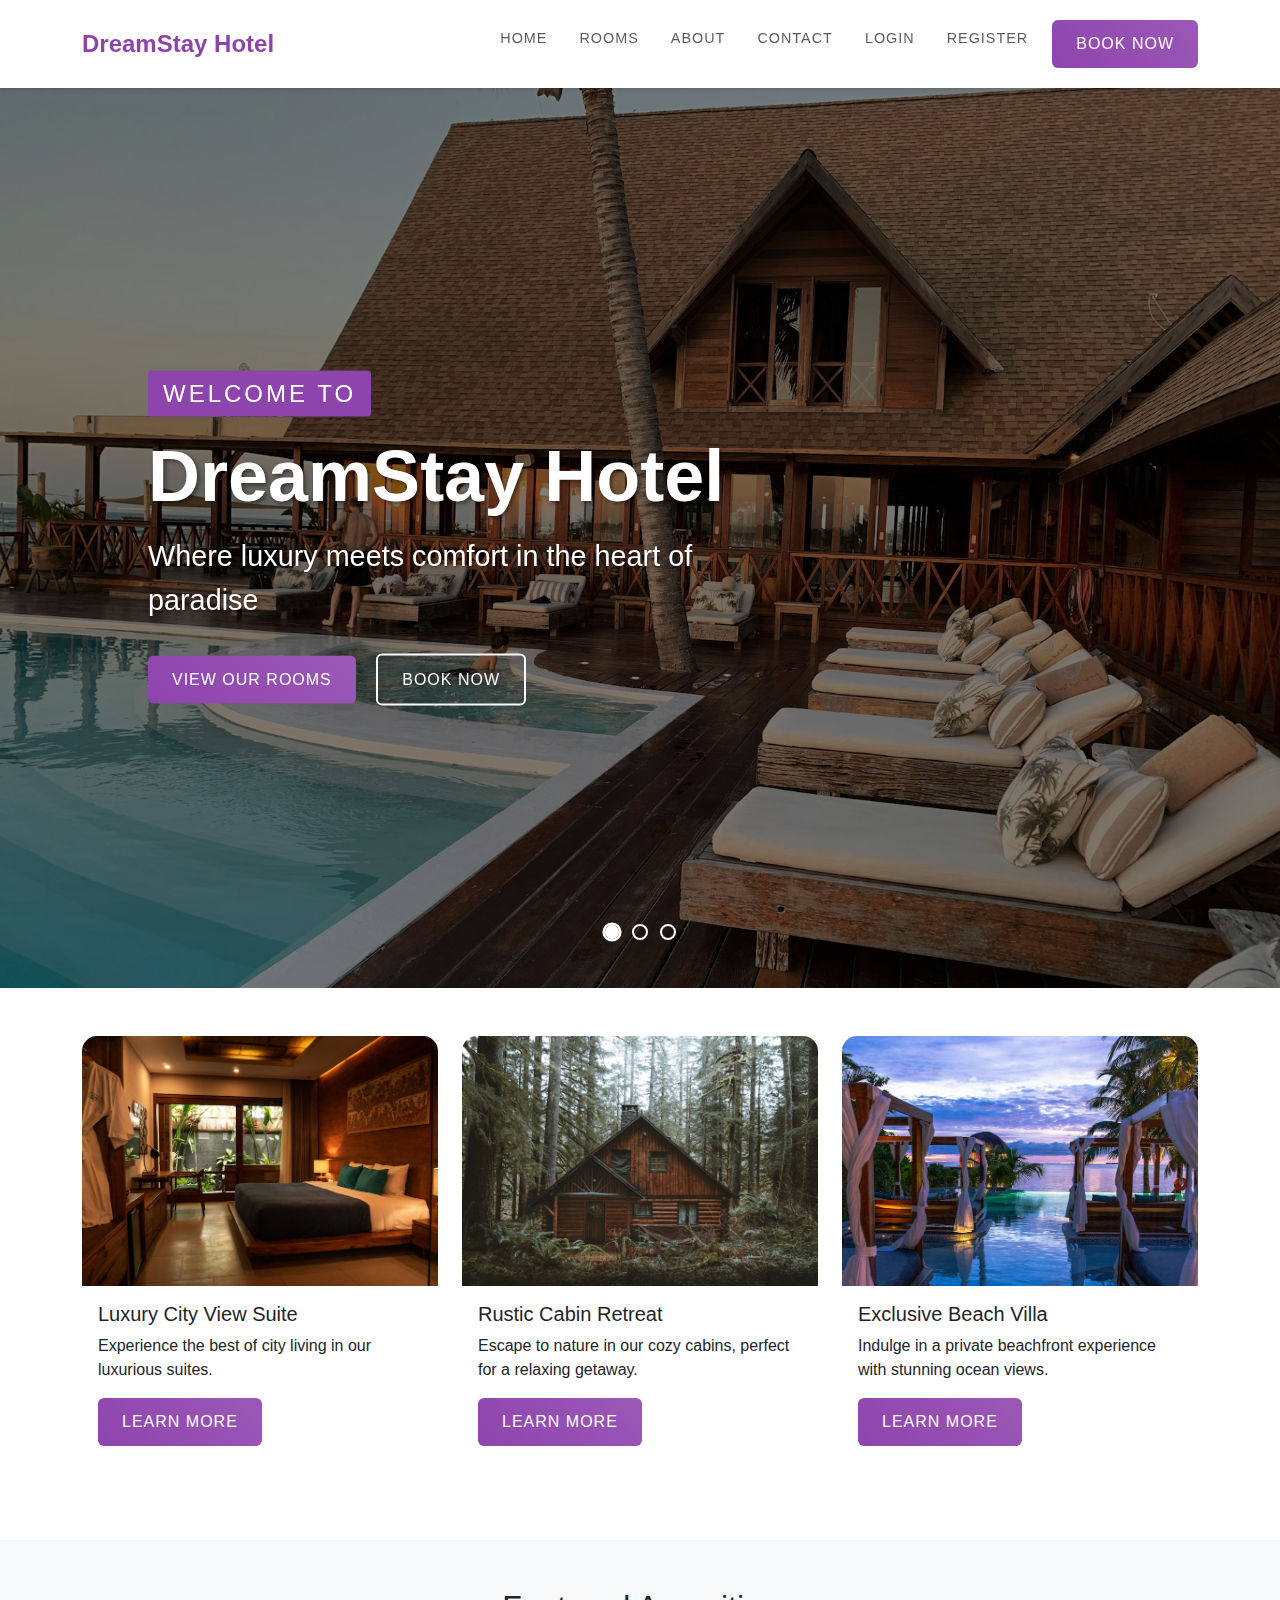
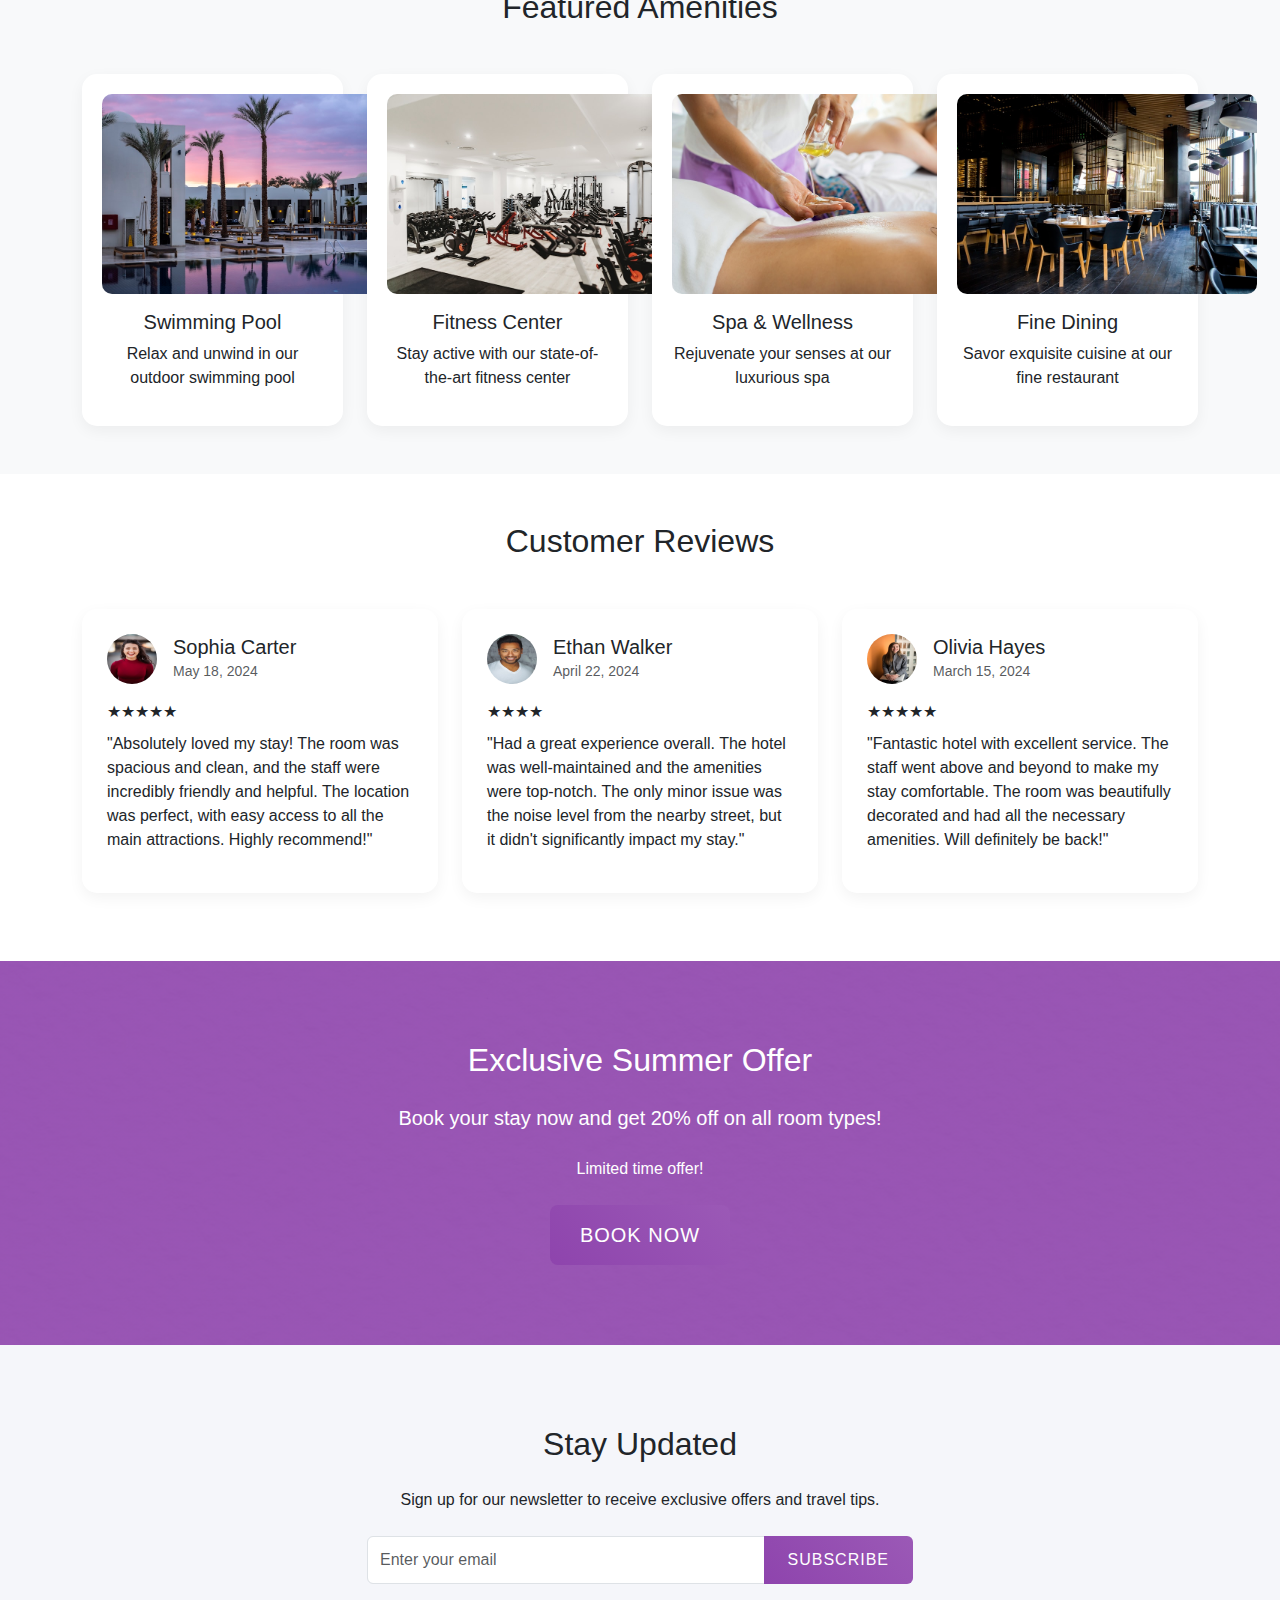
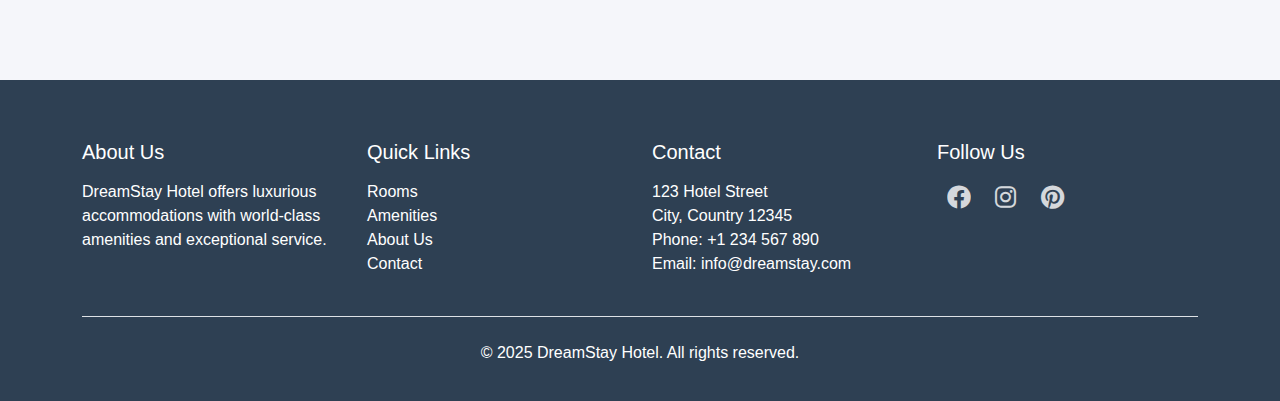
<file: index.html>
<!DOCTYPE html>
<html lang="en">
  <head>
    <meta charset="UTF-8" />
    <meta name="viewport" content="width=device-width, initial-scale=1.0" />
    <title>DreamStay Hotel - Your Perfect Stay</title>
    <!-- Bootstrap 5 CSS -->
    <link
      href="https://cdn.jsdelivr.net/npm/bootstrap@5.3.0/dist/css/bootstrap.min.css"
      rel="stylesheet"
    />
    <!-- Font Awesome -->
    <link
      href="https://cdnjs.cloudflare.com/ajax/libs/font-awesome/6.0.0/css/all.min.css"
      rel="stylesheet"
    />
    <!-- Custom CSS -->
    <link href="assets/css/styles.css" rel="stylesheet" />
  </head>
  <body>
    <!-- Navigation -->
    <nav class="navbar navbar-expand-lg navbar-light bg-light sticky-top">
      <div class="container">
        <a class="navbar-brand" href="index.html">DreamStay Hotel</a>
        <button
          class="navbar-toggler"
          type="button"
          data-bs-toggle="collapse"
          data-bs-target="#navbarNav"
        >
          <span class="navbar-toggler-icon"></span>
        </button>
        <div class="collapse navbar-collapse" id="navbarNav">
          <ul class="navbar-nav ms-auto">
            <li class="nav-item"><a class="nav-link" href="#home">Home</a></li>
            <li class="nav-item">
              <a class="nav-link" href="#rooms">Rooms</a>
            </li>
            <li class="nav-item">
              <a class="nav-link" href="#about">About</a>
            </li>
            <li class="nav-item">
              <a class="nav-link" href="#contact">Contact</a>
            </li>
            <li class="nav-item">
              <a class="nav-link" href="login.html">Login</a>
            </li>
            <li class="nav-item">
              <a class="nav-link" href="register.html">Register</a>
            </li>
            <li class="nav-item">
              <a class="btn btn-primary ms-2" href="#book">Book Now</a>
            </li>
          </ul>
        </div>
      </div>
    </nav>

    <!-- Hero Section -->
    <section class="hero-section" id="home">
      <div
        id="heroCarousel"
        class="carousel slide carousel-fade"
        data-bs-ride="carousel"
      >
        <div class="carousel-indicators">
          <button
            type="button"
            data-bs-target="#heroCarousel"
            data-bs-slide-to="0"
            class="active"
            aria-current="true"
          ></button>
          <button
            type="button"
            data-bs-target="#heroCarousel"
            data-bs-slide-to="1"
          ></button>
          <button
            type="button"
            data-bs-target="#heroCarousel"
            data-bs-slide-to="2"
          ></button>
        </div>
        <div class="carousel-inner">
          <div class="carousel-item active">
            <img
              src="assets/img/hero-1.jpg"
              class="d-block w-100"
              alt="Luxury Hotel"
            />
            <div class="carousel-caption text-start">
              <span class="caption-subtitle">Welcome to</span>
              <h1 class="caption-title">DreamStay Hotel</h1>
              <p class="caption-desc">
                Where luxury meets comfort in the heart of paradise
              </p>
              <div class="caption-buttons">
                <a href="#rooms" class="btn btn-primary me-3">View Our Rooms</a>
                <a href="#book" class="btn btn-outline-light">Book Now</a>
              </div>
            </div>
          </div>
          <div class="carousel-item">
            <img
              src="assets/img/hero-2.jpg"
              class="d-block w-100"
              alt="Luxury Suite"
            />
            <div class="carousel-caption text-start">
              <span class="caption-subtitle">Experience</span>
              <h1 class="caption-title">Ultimate Luxury</h1>
              <p class="caption-desc">
                Indulge in our world-class amenities and services
              </p>
              <div class="caption-buttons">
                <a href="#amenities" class="btn btn-primary"
                  >Explore Amenities</a
                >
              </div>
            </div>
          </div>
          <div class="carousel-item">
            <img
              src="assets/img/hero-3.jpg"
              class="d-block w-100"
              alt="Special Offer"
            />
            <div class="carousel-caption text-start">
              <span class="caption-subtitle">Special Offer</span>
              <h1 class="caption-title">Summer Paradise</h1>
              <p class="caption-desc">
                Get 20% off on all suite bookings this summer
              </p>
              <div class="caption-buttons">
                <a href="#book" class="btn btn-primary">Book Now</a>
              </div>
            </div>
          </div>
        </div>
        <button
          class="carousel-control-prev"
          type="button"
          data-bs-target="#heroCarousel"
          data-bs-slide="prev"
        >
          <span class="carousel-control-prev-icon"></span>
          <span class="visually-hidden">Previous</span>
        </button>
        <button
          class="carousel-control-next"
          type="button"
          data-bs-target="#heroCarousel"
          data-bs-slide="next"
        >
          <span class="carousel-control-next-icon"></span>
          <span class="visually-hidden">Next</span>
        </button>
      </div>
    </section>

    <!-- Rooms Section -->
    <section class="py-5" id="rooms">
      <div class="container">
        <div class="row">
          <div class="col-md-4">
            <div class="card room-card">
              <img
                src="assets/img/luxury-suite.jpg"
                class="card-img-top"
                alt="Luxury City View Suite"
              />
              <div class="card-body">
                <h5 class="card-title">Luxury City View Suite</h5>
                <p class="card-text">
                  Experience the best of city living in our luxurious suites.
                </p>
                <a href="#" class="btn btn-primary">Learn More</a>
              </div>
            </div>
          </div>
          <div class="col-md-4">
            <div class="card room-card">
              <img
                src="assets/img/rustic-cabin.jpg"
                class="card-img-top"
                alt="Rustic Cabin Retreat"
              />
              <div class="card-body">
                <h5 class="card-title">Rustic Cabin Retreat</h5>
                <p class="card-text">
                  Escape to nature in our cozy cabins, perfect for a relaxing
                  getaway.
                </p>
                <a href="#" class="btn btn-primary">Learn More</a>
              </div>
            </div>
          </div>
          <div class="col-md-4">
            <div class="card room-card">
              <img
                src="assets/img/beach-villa.jpg"
                class="card-img-top"
                alt="Exclusive Beach Villa"
              />
              <div class="card-body">
                <h5 class="card-title">Exclusive Beach Villa</h5>
                <p class="card-text">
                  Indulge in a private beachfront experience with stunning ocean
                  views.
                </p>
                <a href="#" class="btn btn-primary">Learn More</a>
              </div>
            </div>
          </div>
        </div>
      </div>
    </section>

    <!-- Amenities Section -->
    <section class="bg-light py-5">
      <div class="container">
        <h2 class="text-center mb-5">Featured Amenities</h2>
        <div class="row">
          <div class="col-md-3">
            <div class="amenity-card">
              <img src="assets/img/pool.jpg" alt="Swimming Pool" class="mb-3" />
              <h5>Swimming Pool</h5>
              <p>Relax and unwind in our outdoor swimming pool</p>
            </div>
          </div>
          <div class="col-md-3">
            <div class="amenity-card">
              <img src="assets/img/gym.jpg" alt="Fitness Center" class="mb-3" />
              <h5>Fitness Center</h5>
              <p>Stay active with our state-of-the-art fitness center</p>
            </div>
          </div>
          <div class="col-md-3">
            <div class="amenity-card">
              <img src="assets/img/spa.jpg" alt="Spa & Wellness" class="mb-3" />
              <h5>Spa & Wellness</h5>
              <p>Rejuvenate your senses at our luxurious spa</p>
            </div>
          </div>
          <div class="col-md-3">
            <div class="amenity-card">
              <img
                src="assets/img/restaurant.jpg"
                alt="Fine Dining"
                class="mb-3"
              />
              <h5>Fine Dining</h5>
              <p>Savor exquisite cuisine at our fine restaurant</p>
            </div>
          </div>
        </div>
      </div>
    </section>

    <!-- Reviews Section -->
    <section class="py-5">
      <div class="container">
        <h2 class="text-center mb-5">Customer Reviews</h2>
        <div class="row">
          <div class="col-md-4">
            <div class="review-card">
              <div class="d-flex align-items-center mb-3">
                <img
                  src="assets/img/avatar1.jpg"
                  alt="Sophia Carter"
                  class="review-avatar me-3"
                />
                <div>
                  <h5 class="mb-0">Sophia Carter</h5>
                  <small class="text-muted">May 18, 2024</small>
                </div>
              </div>
              <div class="mb-2">★★★★★</div>
              <p>
                "Absolutely loved my stay! The room was spacious and clean, and
                the staff were incredibly friendly and helpful. The location was
                perfect, with easy access to all the main attractions. Highly
                recommend!"
              </p>
            </div>
          </div>
          <div class="col-md-4">
            <div class="review-card">
              <div class="d-flex align-items-center mb-3">
                <img
                  src="assets/img/avatar2.jpg"
                  alt="Ethan Walker"
                  class="review-avatar me-3"
                />
                <div>
                  <h5 class="mb-0">Ethan Walker</h5>
                  <small class="text-muted">April 22, 2024</small>
                </div>
              </div>
              <div class="mb-2">★★★★</div>
              <p>
                "Had a great experience overall. The hotel was well-maintained
                and the amenities were top-notch. The only minor issue was the
                noise level from the nearby street, but it didn't significantly
                impact my stay."
              </p>
            </div>
          </div>
          <div class="col-md-4">
            <div class="review-card">
              <div class="d-flex align-items-center mb-3">
                <img
                  src="assets/img/avatar3.jpg"
                  alt="Olivia Hayes"
                  class="review-avatar me-3"
                />
                <div>
                  <h5 class="mb-0">Olivia Hayes</h5>
                  <small class="text-muted">March 15, 2024</small>
                </div>
              </div>
              <div class="mb-2">★★★★★</div>
              <p>
                "Fantastic hotel with excellent service. The staff went above
                and beyond to make my stay comfortable. The room was beautifully
                decorated and had all the necessary amenities. Will definitely
                be back!"
              </p>
            </div>
          </div>
        </div>
      </div>
    </section>

    <!-- Summer Offer Section -->
    <section class="summer-offer">
      <div class="container text-center">
        <h2 class="mb-4">Exclusive Summer Offer</h2>
        <p class="lead mb-4">
          Book your stay now and get 20% off on all room types!
        </p>
        <p class="mb-4">Limited time offer!</p>
        <a href="#" class="btn btn-primary btn-lg">Book Now</a>
      </div>
    </section>

    <!-- Newsletter Section -->
    <section class="newsletter-section">
      <div class="container text-center">
        <h2 class="mb-4">Stay Updated</h2>
        <p class="mb-4">
          Sign up for our newsletter to receive exclusive offers and travel
          tips.
        </p>
        <div class="row justify-content-center">
          <div class="col-md-6">
            <div class="input-group mb-3">
              <input
                type="email"
                class="form-control"
                placeholder="Enter your email"
              />
              <button class="btn btn-primary" type="button">Subscribe</button>
            </div>
          </div>
        </div>
      </div>
    </section>

    <!-- Footer -->
    <footer class="text-center text-md-start">
      <div class="container">
        <div class="row">
          <div class="col-md-3 mb-4">
            <h5 class="mb-3">About Us</h5>
            <p>
              DreamStay Hotel offers luxurious accommodations with world-class
              amenities and exceptional service.
            </p>
          </div>
          <div class="col-md-3 mb-4">
            <h5 class="mb-3">Quick Links</h5>
            <ul class="list-unstyled">
              <li><a href="#rooms">Rooms</a></li>
              <li><a href="#amenities">Amenities</a></li>
              <li><a href="#about">About Us</a></li>
              <li><a href="#contact">Contact</a></li>
            </ul>
          </div>
          <div class="col-md-3 mb-4">
            <h5 class="mb-3">Contact</h5>
            <ul class="list-unstyled">
              <li>123 Hotel Street</li>
              <li>City, Country 12345</li>
              <li>Phone: +1 234 567 890</li>
              <li>Email: info@dreamstay.com</li>
            </ul>
          </div>
          <div class="col-md-3 mb-4">
            <h5 class="mb-3">Follow Us</h5>
            <div class="social-links">
              <a href="#"><i class="fab fa-facebook"></i></a>
              <a href="#"><i class="fab fa-instagram"></i></a>
              <a href="#"><i class="fab fa-pinterest"></i></a>
            </div>
          </div>
        </div>
        <div class="text-center pt-4 border-top">
          <p>© 2025 DreamStay Hotel. All rights reserved.</p>
        </div>
      </div>
    </footer>

    <!-- Bootstrap & jQuery JS -->
    <script src="https://code.jquery.com/jquery-3.6.0.min.js"></script>
    <script src="https://cdn.jsdelivr.net/npm/bootstrap@5.3.0/dist/js/bootstrap.bundle.min.js"></script>
    <!-- Custom JS -->
    <script src="assets/js/main.js"></script>
  </body>
</html>
</file>
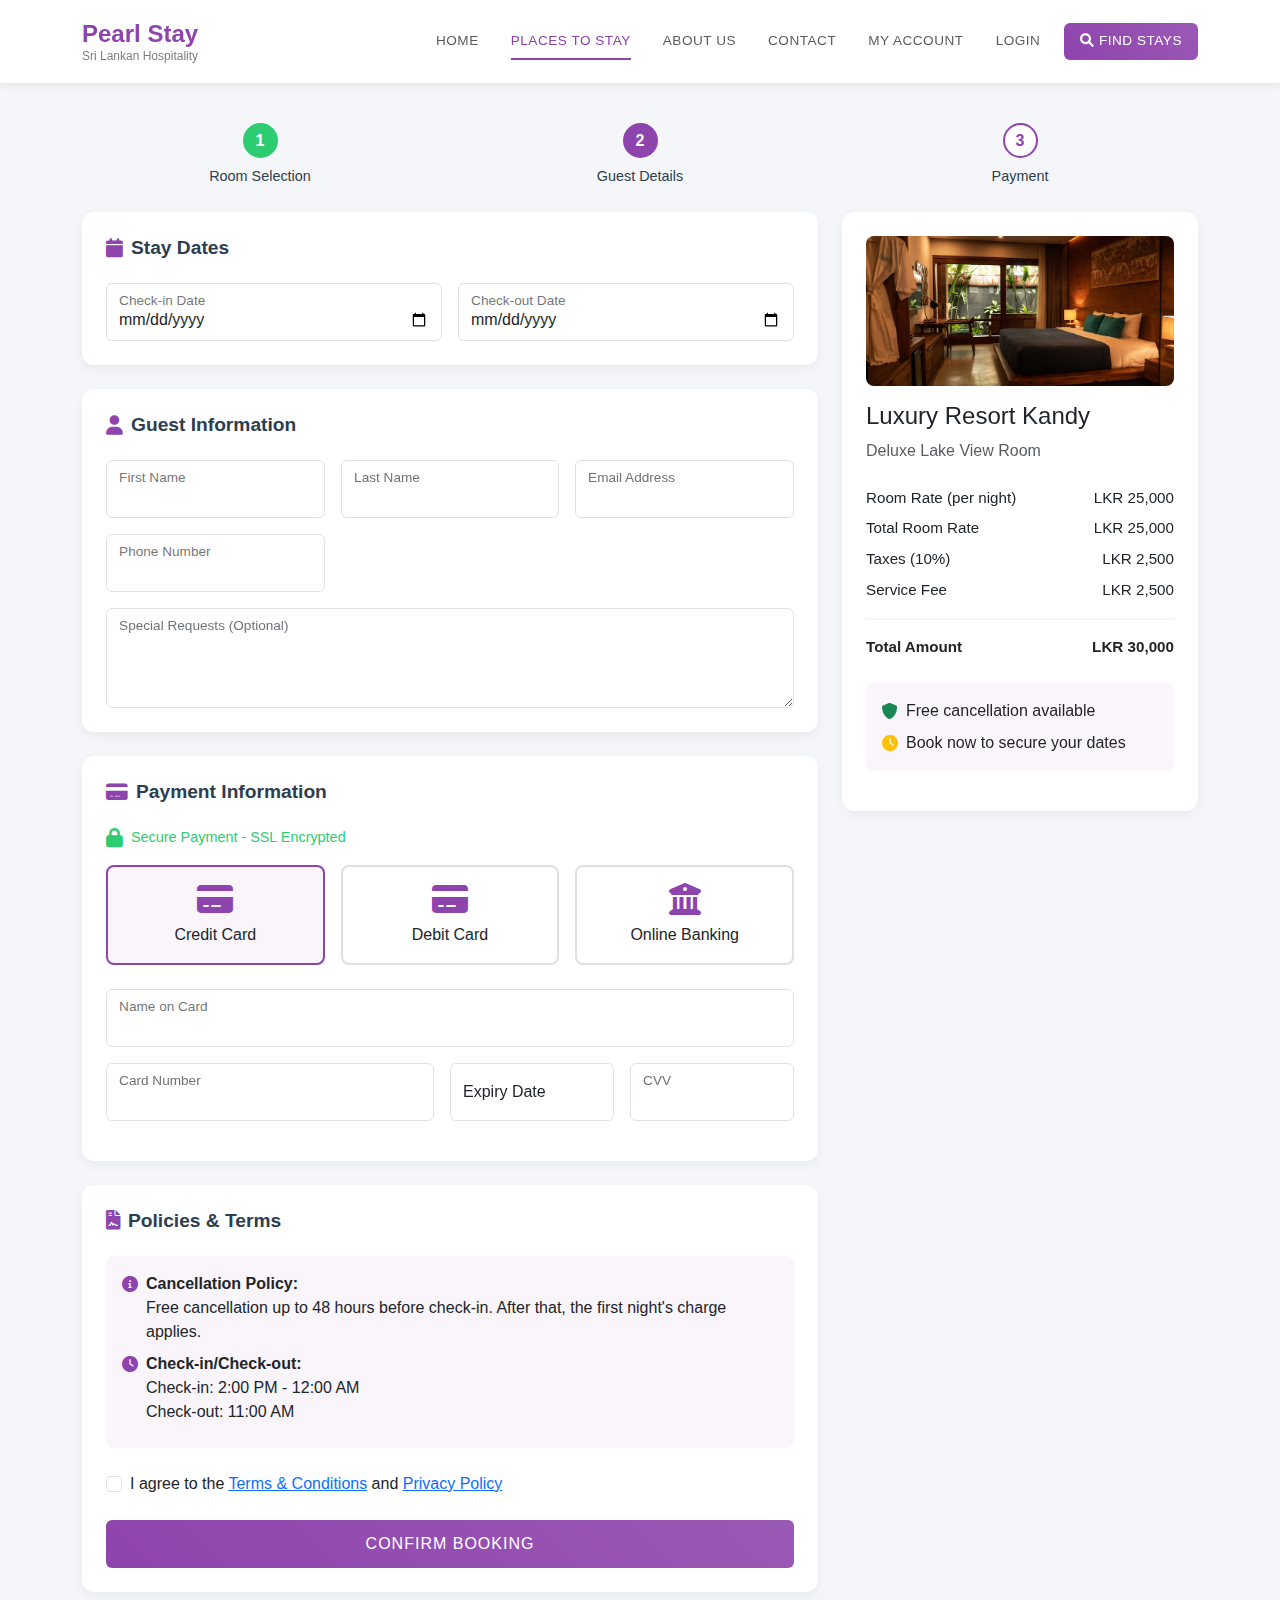
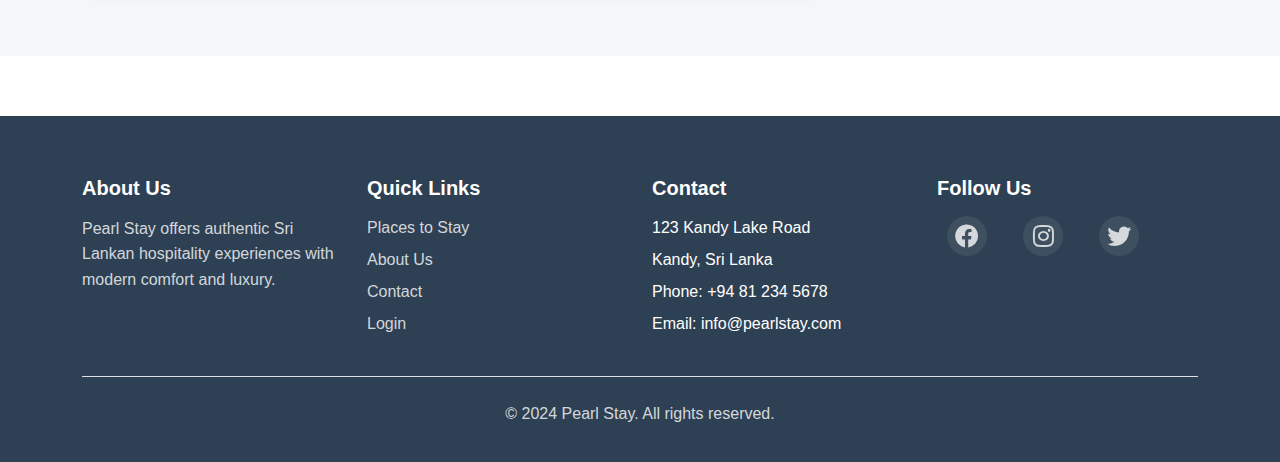
<file: booking.html>
<!DOCTYPE html>
<html lang="en">
  <head>
    <meta charset="UTF-8" />
    <meta name="viewport" content="width=device-width, initial-scale=1.0" />
    <title>Complete Your Booking - Pearl Stay</title>
    <!-- Favicon -->
    <link
      rel="apple-touch-icon"
      sizes="180x180"
      href="assets/favicon_io/apple-touch-icon.png"
    />
    <link
      rel="icon"
      type="image/png"
      sizes="32x32"
      href="assets/favicon_io/favicon-32x32.png"
    />
    <link
      rel="icon"
      type="image/png"
      sizes="16x16"
      href="assets/favicon_io/favicon-16x16.png"
    />
    <link rel="manifest" href="assets/favicon_io/site.webmanifest" />
    <!-- Bootstrap CSS -->
    <link
      href="https://cdn.jsdelivr.net/npm/bootstrap@5.3.0/dist/css/bootstrap.min.css"
      rel="stylesheet"
    />
    <!-- Font Awesome -->
    <link
      href="https://cdnjs.cloudflare.com/ajax/libs/font-awesome/6.0.0/css/all.min.css"
      rel="stylesheet"
    />
    <!-- Custom CSS -->
    <link href="assets/css/styles.css" rel="stylesheet" />
    <link href="assets/css/nav.css" rel="stylesheet" />
    <link href="assets/css/footer.css" rel="stylesheet" />
    <link href="assets/css/booking.css" rel="stylesheet" />
  </head>
  <body>
    <!-- Navigation -->
    <nav class="navbar navbar-expand-lg navbar-light bg-light sticky-top">
      <div class="container">
        <a class="navbar-brand" href="index.html">
          Pearl Stay
          <span class="text-muted small">Sri Lankan Hospitality</span>
        </a>
        <button
          class="navbar-toggler"
          type="button"
          data-bs-toggle="collapse"
          data-bs-target="#navbarNav"
        >
          <span class="navbar-toggler-icon"></span>
        </button>
        <div class="collapse navbar-collapse" id="navbarNav">
          <ul class="navbar-nav ms-auto align-items-center">
            <li class="nav-item">
              <a class="nav-link" href="index.html">Home</a>
            </li>
            <li class="nav-item">
              <a class="nav-link active" href="search-listings.html"
                >Places to Stay</a
              >
            </li>
            <li class="nav-item">
              <a class="nav-link" href="about.html">About Us</a>
            </li>
            <li class="nav-item">
              <a class="nav-link" href="contact.html">Contact</a>
            </li>
            <li class="nav-item">
              <a class="nav-link" href="dashboard.html">My Account</a>
            </li>
            <li class="nav-item">
              <a class="nav-link" href="login.html">Login</a>
            </li>
            <li class="nav-item">
              <a
                class="btn btn-primary btn-sm ms-2"
                href="search-listings.html"
              >
                <i class="fas fa-search me-1"></i>Find Stays
              </a>
            </li>
          </ul>
        </div>
      </div>
    </nav>

    <!-- Booking Section -->
    <div class="booking-container">
      <div class="container">
        <!-- Booking Steps -->
        <div class="booking-steps mb-4">
          <div class="row">
            <div class="col-4">
              <div class="step-item completed">
                <div class="step-number">1</div>
                <div class="step-title">Room Selection</div>
              </div>
            </div>
            <div class="col-4">
              <div class="step-item active">
                <div class="step-number">2</div>
                <div class="step-title">Guest Details</div>
              </div>
            </div>
            <div class="col-4">
              <div class="step-item">
                <div class="step-number">3</div>
                <div class="step-title">Payment</div>
              </div>
            </div>
          </div>
        </div>

        <div class="row">
          <!-- Booking Form -->
          <div class="col-lg-8">
            <form id="bookingForm">
              <!-- Dates Section -->
              <div class="booking-form-section">
                <h3 class="form-section-title">
                  <i class="fas fa-calendar"></i>
                  Stay Dates
                </h3>
                <div class="date-inputs">
                  <div class="form-floating">
                    <input
                      type="date"
                      class="form-control"
                      id="checkInDate"
                      required
                    />
                    <label for="checkInDate">Check-in Date</label>
                  </div>
                  <div class="form-floating">
                    <input
                      type="date"
                      class="form-control"
                      id="checkOutDate"
                      required
                    />
                    <label for="checkOutDate">Check-out Date</label>
                  </div>
                </div>
              </div>

              <!-- Guest Information -->
              <div class="booking-form-section">
                <h3 class="form-section-title">
                  <i class="fas fa-user"></i>
                  Guest Information
                </h3>
                <div class="guest-inputs">
                  <div class="form-floating">
                    <input
                      type="text"
                      class="form-control"
                      id="firstName"
                      required
                    />
                    <label for="firstName">First Name</label>
                  </div>
                  <div class="form-floating">
                    <input
                      type="text"
                      class="form-control"
                      id="lastName"
                      required
                    />
                    <label for="lastName">Last Name</label>
                  </div>
                  <div class="form-floating">
                    <input
                      type="email"
                      class="form-control"
                      id="email"
                      required
                    />
                    <label for="email">Email Address</label>
                  </div>
                  <div class="form-floating">
                    <input
                      type="tel"
                      class="form-control"
                      id="phone"
                      required
                    />
                    <label for="phone">Phone Number</label>
                  </div>
                </div>
                <div class="mt-3">
                  <div class="form-floating">
                    <textarea
                      class="form-control"
                      id="specialRequests"
                      style="height: 100px"
                    ></textarea>
                    <label for="specialRequests"
                      >Special Requests (Optional)</label
                    >
                  </div>
                </div>
              </div>

              <!-- Payment Section -->
              <div class="booking-form-section">
                <h3 class="form-section-title">
                  <i class="fas fa-credit-card"></i>
                  Payment Information
                </h3>
                <div class="secure-payment">
                  <i class="fas fa-lock"></i>
                  <span>Secure Payment - SSL Encrypted</span>
                </div>
                <div class="payment-methods">
                  <div
                    class="payment-method-option selected"
                    data-payment-type="credit-card"
                  >
                    <i class="fas fa-credit-card"></i>
                    <div>Credit Card</div>
                  </div>
                  <div
                    class="payment-method-option"
                    data-payment-type="debit-card"
                  >
                    <i class="fas fa-credit-card"></i>
                    <div>Debit Card</div>
                  </div>
                  <div
                    class="payment-method-option"
                    data-payment-type="online-banking"
                  >
                    <i class="fas fa-university"></i>
                    <div>Online Banking</div>
                  </div>
                </div>

                <div id="creditCardForm">
                  <div class="form-floating mb-3">
                    <input
                      type="text"
                      class="form-control"
                      id="cardName"
                      required
                    />
                    <label for="cardName">Name on Card</label>
                  </div>
                  <div class="card-input-group">
                    <div class="form-floating">
                      <input
                        type="text"
                        class="form-control"
                        id="cardNumber"
                        required
                      />
                      <label for="cardNumber">Card Number</label>
                    </div>
                    <div class="form-floating">
                      <input
                        type="text"
                        class="form-control"
                        id="expiryDate"
                        placeholder="MM/YY"
                        required
                      />
                      <label for="expiryDate">Expiry Date</label>
                    </div>
                    <div class="form-floating">
                      <input
                        type="text"
                        class="form-control"
                        id="cvv"
                        required
                      />
                      <label for="cvv">CVV</label>
                    </div>
                  </div>
                </div>
              </div>

              <!-- Terms and Policies -->
              <div class="booking-form-section">
                <h3 class="form-section-title">
                  <i class="fas fa-file-contract"></i>
                  Policies & Terms
                </h3>
                <div class="policy-section">
                  <div class="policy-item">
                    <i class="fas fa-info-circle"></i>
                    <div>
                      <strong>Cancellation Policy:</strong>
                      <p class="mb-0">
                        Free cancellation up to 48 hours before check-in. After
                        that, the first night's charge applies.
                      </p>
                    </div>
                  </div>
                  <div class="policy-item">
                    <i class="fas fa-clock"></i>
                    <div>
                      <strong>Check-in/Check-out:</strong>
                      <p class="mb-0">
                        Check-in: 2:00 PM - 12:00 AM<br />Check-out: 11:00 AM
                      </p>
                    </div>
                  </div>
                </div>

                <div class="form-check terms-checkbox">
                  <input
                    class="form-check-input"
                    type="checkbox"
                    id="termsCheckbox"
                    required
                  />
                  <label class="form-check-label" for="termsCheckbox">
                    I agree to the <a href="#">Terms & Conditions</a> and
                    <a href="#">Privacy Policy</a>
                  </label>
                </div>

                <button type="submit" class="btn btn-primary w-100">
                  Confirm Booking
                </button>
              </div>
            </form>
          </div>

          <!-- Booking Summary -->
          <div class="col-lg-4">
            <div class="booking-summary-card">
              <img
                src="assets/img/luxury-suite.jpg"
                alt="Deluxe Lake View Room"
                class="hotel-thumb"
              />
              <h4>Luxury Resort Kandy</h4>
              <p class="text-muted">Deluxe Lake View Room</p>

              <div class="summary-details mt-4">
                <div class="summary-detail">
                  <span>Room Rate (per night)</span>
                  <span>LKR 25,000</span>
                </div>
                <div class="summary-detail">
                  <span>Total Room Rate</span>
                  <span id="basePriceTotal">LKR 25,000</span>
                </div>
                <div class="summary-detail">
                  <span>Taxes (10%)</span>
                  <span id="taxesTotal">LKR 2,500</span>
                </div>
                <div class="summary-detail">
                  <span>Service Fee</span>
                  <span id="serviceFeeTotal">LKR 2,500</span>
                </div>
                <div class="summary-detail summary-total">
                  <span>Total Amount</span>
                  <span id="finalTotal">LKR 30,000</span>
                </div>
              </div>

              <div class="policy-section mt-4">
                <div class="d-flex align-items-center gap-2 mb-2">
                  <i class="fas fa-shield-alt text-success"></i>
                  <span>Free cancellation available</span>
                </div>
                <div class="d-flex align-items-center gap-2">
                  <i class="fas fa-clock text-warning"></i>
                  <span>Book now to secure your dates</span>
                </div>
              </div>
            </div>
          </div>
        </div>
      </div>
    </div>

    <!-- Footer -->
    <footer class="text-center text-md-start">
      <div class="container">
        <div class="row">
          <div class="col-md-3 mb-4">
            <h5 class="mb-3">About Us</h5>
            <p>
              Pearl Stay offers authentic Sri Lankan hospitality experiences
              with modern comfort and luxury.
            </p>
          </div>
          <div class="col-md-3 mb-4">
            <h5 class="mb-3">Quick Links</h5>
            <ul class="list-unstyled">
              <li><a href="search-listings.html">Places to Stay</a></li>
              <li><a href="about.html">About Us</a></li>
              <li><a href="contact.html">Contact</a></li>
              <li><a href="login.html">Login</a></li>
            </ul>
          </div>
          <div class="col-md-3 mb-4">
            <h5 class="mb-3">Contact</h5>
            <ul class="list-unstyled">
              <li>123 Kandy Lake Road</li>
              <li>Kandy, Sri Lanka</li>
              <li>Phone: +94 81 234 5678</li>
              <li>Email: info@pearlstay.com</li>
            </ul>
          </div>
          <div class="col-md-3 mb-4">
            <h5 class="mb-3">Follow Us</h5>
            <div class="social-links">
              <a href="#"><i class="fab fa-facebook"></i></a>
              <a href="#"><i class="fab fa-instagram"></i></a>
              <a href="#"><i class="fab fa-twitter"></i></a>
            </div>
          </div>
        </div>
        <div class="text-center pt-4 border-top">
          <p>© 2024 Pearl Stay. All rights reserved.</p>
        </div>
      </div>
    </footer>

    <!-- Bootstrap & jQuery JS -->
    <script src="https://code.jquery.com/jquery-3.6.0.min.js"></script>
    <script src="https://cdn.jsdelivr.net/npm/bootstrap@5.3.0/dist/js/bootstrap.bundle.min.js"></script>
    <!-- Custom JS -->
    <script src="assets/js/booking.js"></script>
  </body>
</html>
</file>
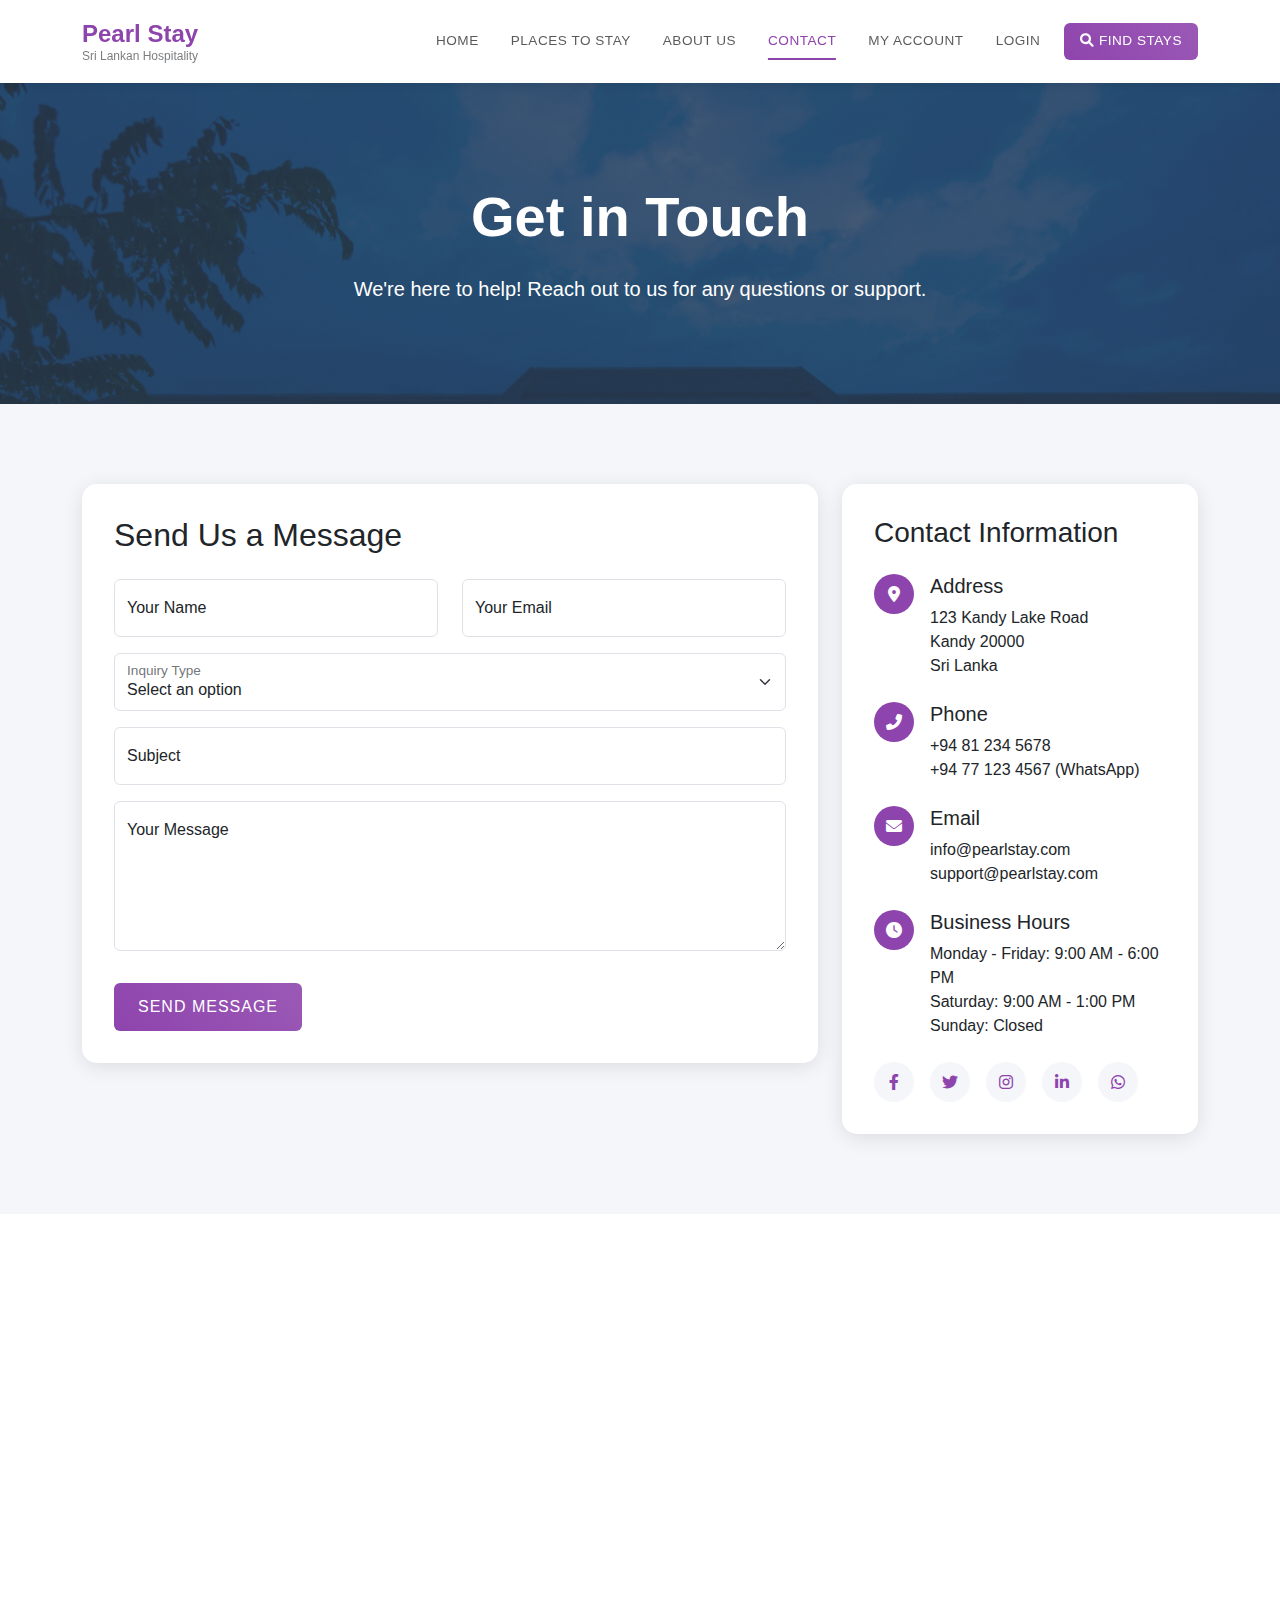
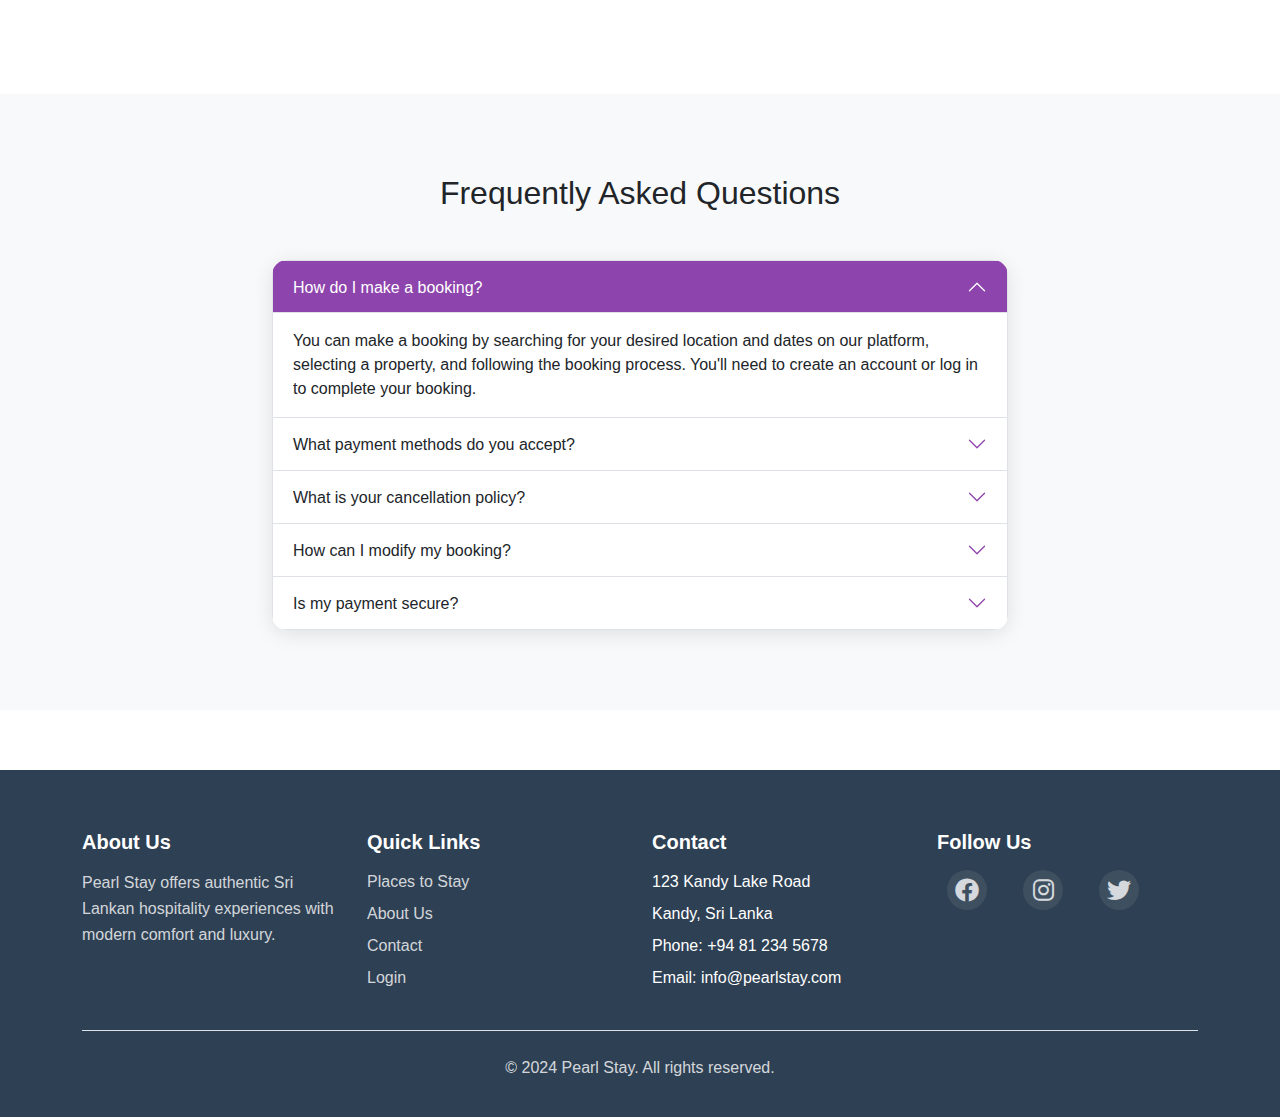
<file: contact.html>
<!DOCTYPE html>
<html lang="en">
  <head>
    <meta charset="UTF-8" />
    <meta name="viewport" content="width=device-width, initial-scale=1.0" />
    <title>Contact Us - Pearl Stay</title>
    <!-- Favicon -->
    <link
      rel="apple-touch-icon"
      sizes="180x180"
      href="assets/favicon_io/apple-touch-icon.png"
    />
    <link
      rel="icon"
      type="image/png"
      sizes="32x32"
      href="assets/favicon_io/favicon-32x32.png"
    />
    <link
      rel="icon"
      type="image/png"
      sizes="16x16"
      href="assets/favicon_io/favicon-16x16.png"
    />
    <link rel="manifest" href="assets/favicon_io/site.webmanifest" />
    <!-- Bootstrap CSS -->
    <link
      href="https://cdn.jsdelivr.net/npm/bootstrap@5.3.0/dist/css/bootstrap.min.css"
      rel="stylesheet"
    />
    <!-- Font Awesome -->
    <link
      href="https://cdnjs.cloudflare.com/ajax/libs/font-awesome/6.0.0/css/all.min.css"
      rel="stylesheet"
    />
    <!-- Custom CSS -->
    <link href="assets/css/styles.css" rel="stylesheet" />
    <link href="assets/css/nav.css" rel="stylesheet" />
    <link href="assets/css/footer.css" rel="stylesheet" />
    <link href="assets/css/contact.css" rel="stylesheet" />
  </head>
  <body>
    <!-- Navigation -->
    <nav class="navbar navbar-expand-lg navbar-light bg-light sticky-top">
      <div class="container">
        <a class="navbar-brand" href="index.html">
          Pearl Stay
          <span class="text-muted small">Sri Lankan Hospitality</span>
        </a>
        <button
          class="navbar-toggler"
          type="button"
          data-bs-toggle="collapse"
          data-bs-target="#navbarNav"
        >
          <span class="navbar-toggler-icon"></span>
        </button>
        <div class="collapse navbar-collapse" id="navbarNav">
          <ul class="navbar-nav ms-auto align-items-center">
            <li class="nav-item">
              <a class="nav-link" href="index.html">Home</a>
            </li>
            <li class="nav-item">
              <a class="nav-link" href="search-listings.html">Places to Stay</a>
            </li>
            <li class="nav-item">
              <a class="nav-link" href="about.html">About Us</a>
            </li>
            <li class="nav-item">
              <a class="nav-link active" href="contact.html">Contact</a>
            </li>
            <li class="nav-item">
              <a class="nav-link" href="dashboard.html">My Account</a>
            </li>
            <li class="nav-item">
              <a class="nav-link" href="login.html">Login</a>
            </li>
            <li class="nav-item">
              <a
                class="btn btn-primary btn-sm ms-2"
                href="search-listings.html"
              >
                <i class="fas fa-search me-1"></i>Find Stays
              </a>
            </li>
          </ul>
        </div>
      </div>
    </nav>

    <!-- Hero Section -->
    <section class="contact-hero">
      <div class="container">
        <h1 class="display-4 fw-bold mb-4">Get in Touch</h1>
        <p class="lead mb-0">
          We're here to help! Reach out to us for any questions or support.
        </p>
      </div>
    </section>

    <!-- Contact Form Section -->
    <section class="contact-form-section">
      <div class="container">
        <div class="row">
          <div class="col-lg-8">
            <div class="contact-form-card">
              <h2 class="mb-4">Send Us a Message</h2>
              <form id="contactForm">
                <div class="row">
                  <div class="col-md-6">
                    <div class="form-floating">
                      <input
                        type="text"
                        class="form-control"
                        id="name"
                        placeholder="Your Name"
                        required
                      />
                      <label for="name">Your Name</label>
                    </div>
                  </div>
                  <div class="col-md-6">
                    <div class="form-floating">
                      <input
                        type="email"
                        class="form-control"
                        id="email"
                        placeholder="Your Email"
                        required
                      />
                      <label for="email">Your Email</label>
                    </div>
                  </div>
                </div>
                <div class="form-floating">
                  <select class="form-select" id="inquiryType" required>
                    <option value="">Select an option</option>
                    <option value="general">General Inquiry</option>
                    <option value="booking">Booking Support</option>
                    <option value="partnership">Partnership</option>
                    <option value="feedback">Feedback</option>
                    <option value="other">Other</option>
                  </select>
                  <label for="inquiryType">Inquiry Type</label>
                </div>
                <div class="form-floating">
                  <input
                    type="text"
                    class="form-control"
                    id="subject"
                    placeholder="Subject"
                    required
                  />
                  <label for="subject">Subject</label>
                </div>
                <div class="form-floating">
                  <textarea
                    class="form-control"
                    id="message"
                    placeholder="Your Message"
                    style="height: 150px"
                    required
                  ></textarea>
                  <label for="message">Your Message</label>
                </div>
                <button type="submit" class="btn btn-primary mt-3">
                  Send Message
                </button>
              </form>
            </div>
          </div>
          <div class="col-lg-4">
            <div class="contact-info-card">
              <h3 class="mb-4">Contact Information</h3>
              <div class="contact-info-item">
                <div class="contact-info-icon">
                  <i class="fas fa-map-marker-alt"></i>
                </div>
                <div>
                  <h5>Address</h5>
                  <p class="mb-0">
                    123 Kandy Lake Road<br />
                    Kandy 20000<br />
                    Sri Lanka
                  </p>
                </div>
              </div>
              <div class="contact-info-item">
                <div class="contact-info-icon">
                  <i class="fas fa-phone-alt"></i>
                </div>
                <div>
                  <h5>Phone</h5>
                  <p class="mb-0">
                    +94 81 234 5678<br />
                    +94 77 123 4567 (WhatsApp)
                  </p>
                </div>
              </div>
              <div class="contact-info-item">
                <div class="contact-info-icon">
                  <i class="fas fa-envelope"></i>
                </div>
                <div>
                  <h5>Email</h5>
                  <p class="mb-0">
                    info@pearlstay.com<br />
                    support@pearlstay.com
                  </p>
                </div>
              </div>
              <div class="contact-info-item">
                <div class="contact-info-icon">
                  <i class="fas fa-clock"></i>
                </div>
                <div>
                  <h5>Business Hours</h5>
                  <p class="mb-0">
                    Monday - Friday: 9:00 AM - 6:00 PM<br />
                    Saturday: 9:00 AM - 1:00 PM<br />
                    Sunday: Closed
                  </p>
                </div>
              </div>
              <div class="social-links-contact">
                <a href="#"><i class="fab fa-facebook-f"></i></a>
                <a href="#"><i class="fab fa-twitter"></i></a>
                <a href="#"><i class="fab fa-instagram"></i></a>
                <a href="#"><i class="fab fa-linkedin-in"></i></a>
                <a href="#"><i class="fab fa-whatsapp"></i></a>
              </div>
            </div>
          </div>
        </div>
      </div>
    </section>

    <!-- Map Section -->
    <section class="map-section">
      <div class="container">
        <div class="map-container">
          <iframe
            src="https://www.google.com/maps/embed?pb=!1m18!1m12!1m3!1d3957.5754493247613!2d80.63902881477567!3d7.292752994734436!2m3!1f0!2f0!3f0!3m2!1i1024!2i768!4f13.1!3m3!1m2!1s0x3ae3662a261554c7%3A0x4e483315f084b45f!2sKandy%20Lake!5e0!3m2!1sen!2slk!4v1645601834843!5m2!1sen!2slk"
            width="100%"
            height="100%"
            style="border: 0"
            allowfullscreen=""
            loading="lazy"
          ></iframe>
        </div>
      </div>
    </section>

    <!-- FAQ Section -->
    <section class="faq-section bg-light">
      <div class="container">
        <h2 class="text-center mb-5">Frequently Asked Questions</h2>
        <div class="row justify-content-center">
          <div class="col-lg-8">
            <div class="faq-card">
              <div class="accordion" id="faqAccordion">
                <div class="accordion-item">
                  <h3 class="accordion-header">
                    <button
                      class="accordion-button"
                      type="button"
                      data-bs-toggle="collapse"
                      data-bs-target="#faq1"
                    >
                      How do I make a booking?
                    </button>
                  </h3>
                  <div
                    id="faq1"
                    class="accordion-collapse collapse show"
                    data-bs-parent="#faqAccordion"
                  >
                    <div class="accordion-body">
                      You can make a booking by searching for your desired
                      location and dates on our platform, selecting a property,
                      and following the booking process. You'll need to create
                      an account or log in to complete your booking.
                    </div>
                  </div>
                </div>
                <div class="accordion-item">
                  <h3 class="accordion-header">
                    <button
                      class="accordion-button collapsed"
                      type="button"
                      data-bs-toggle="collapse"
                      data-bs-target="#faq2"
                    >
                      What payment methods do you accept?
                    </button>
                  </h3>
                  <div
                    id="faq2"
                    class="accordion-collapse collapse"
                    data-bs-parent="#faqAccordion"
                  >
                    <div class="accordion-body">
                      We accept major credit cards (Visa, MasterCard, American
                      Express), debit cards, and online banking transfers. Some
                      properties may also accept cash payments upon arrival.
                    </div>
                  </div>
                </div>
                <div class="accordion-item">
                  <h3 class="accordion-header">
                    <button
                      class="accordion-button collapsed"
                      type="button"
                      data-bs-toggle="collapse"
                      data-bs-target="#faq3"
                    >
                      What is your cancellation policy?
                    </button>
                  </h3>
                  <div
                    id="faq3"
                    class="accordion-collapse collapse"
                    data-bs-parent="#faqAccordion"
                  >
                    <div class="accordion-body">
                      Cancellation policies vary by property. Generally,
                      bookings can be cancelled free of charge up to 48 hours
                      before check-in. Please check the specific property's
                      cancellation policy during booking.
                    </div>
                  </div>
                </div>
                <div class="accordion-item">
                  <h3 class="accordion-header">
                    <button
                      class="accordion-button collapsed"
                      type="button"
                      data-bs-toggle="collapse"
                      data-bs-target="#faq4"
                    >
                      How can I modify my booking?
                    </button>
                  </h3>
                  <div
                    id="faq4"
                    class="accordion-collapse collapse"
                    data-bs-parent="#faqAccordion"
                  >
                    <div class="accordion-body">
                      You can modify your booking by logging into your account
                      and accessing your booking details. Changes to dates and
                      room types are subject to availability and may incur
                      additional charges.
                    </div>
                  </div>
                </div>
                <div class="accordion-item">
                  <h3 class="accordion-header">
                    <button
                      class="accordion-button collapsed"
                      type="button"
                      data-bs-toggle="collapse"
                      data-bs-target="#faq5"
                    >
                      Is my payment secure?
                    </button>
                  </h3>
                  <div
                    id="faq5"
                    class="accordion-collapse collapse"
                    data-bs-parent="#faqAccordion"
                  >
                    <div class="accordion-body">
                      Yes, all payments are processed through secure payment
                      gateways with SSL encryption. We never store your credit
                      card details on our servers.
                    </div>
                  </div>
                </div>
              </div>
            </div>
          </div>
        </div>
      </div>
    </section>

    <!-- Footer -->
    <footer class="text-center text-md-start">
      <div class="container">
        <div class="row">
          <div class="col-md-3 mb-4">
            <h5 class="mb-3">About Us</h5>
            <p>
              Pearl Stay offers authentic Sri Lankan hospitality experiences
              with modern comfort and luxury.
            </p>
          </div>
          <div class="col-md-3 mb-4">
            <h5 class="mb-3">Quick Links</h5>
            <ul class="list-unstyled">
              <li><a href="search-listings.html">Places to Stay</a></li>
              <li><a href="about.html">About Us</a></li>
              <li><a href="contact.html">Contact</a></li>
              <li><a href="login.html">Login</a></li>
            </ul>
          </div>
          <div class="col-md-3 mb-4">
            <h5 class="mb-3">Contact</h5>
            <ul class="list-unstyled">
              <li>123 Kandy Lake Road</li>
              <li>Kandy, Sri Lanka</li>
              <li>Phone: +94 81 234 5678</li>
              <li>Email: info@pearlstay.com</li>
            </ul>
          </div>
          <div class="col-md-3 mb-4">
            <h5 class="mb-3">Follow Us</h5>
            <div class="social-links">
              <a href="#"><i class="fab fa-facebook"></i></a>
              <a href="#"><i class="fab fa-instagram"></i></a>
              <a href="#"><i class="fab fa-twitter"></i></a>
            </div>
          </div>
        </div>
        <div class="text-center pt-4 border-top">
          <p>© 2024 Pearl Stay. All rights reserved.</p>
        </div>
      </div>
    </footer>

    <!-- Bootstrap & jQuery JS -->
    <script src="https://code.jquery.com/jquery-3.6.0.min.js"></script>
    <script src="https://cdn.jsdelivr.net/npm/bootstrap@5.3.0/dist/js/bootstrap.bundle.min.js"></script>
    <!-- Custom JS -->
    <script src="assets/js/main.js"></script>
    <script src="assets/js/contact.js"></script>
  </body>
</html>
</file>
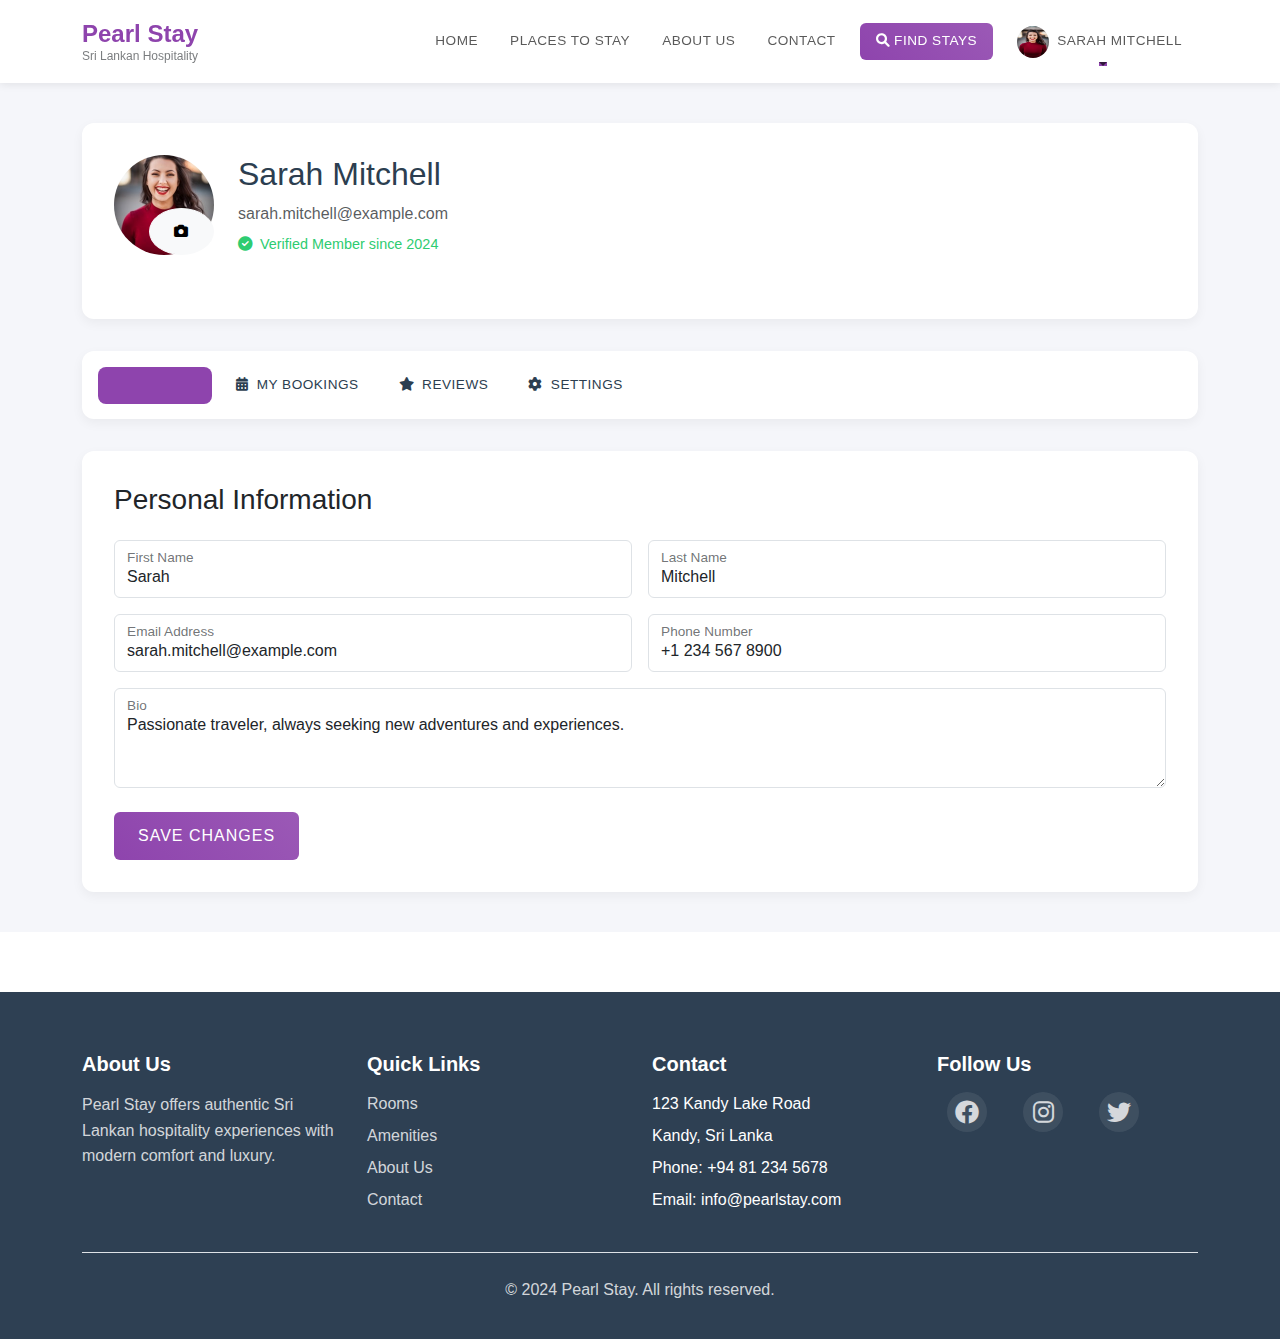
<file: dashboard.html>
<!DOCTYPE html>
<html lang="en">
  <head>
    <meta charset="UTF-8" />
    <meta name="viewport" content="width=device-width, initial-scale=1.0" />
    <title>My Account - Pearl Stay</title>
    <!-- Favicon -->
    <link
      rel="apple-touch-icon"
      sizes="180x180"
      href="assets/favicon_io/apple-touch-icon.png"
    />
    <link
      rel="icon"
      type="image/png"
      sizes="32x32"
      href="assets/favicon_io/favicon-32x32.png"
    />
    <link
      rel="icon"
      type="image/png"
      sizes="16x16"
      href="assets/favicon_io/favicon-16x16.png"
    />
    <link rel="manifest" href="assets/favicon_io/site.webmanifest" />
    <!-- Bootstrap CSS -->
    <link
      href="https://cdn.jsdelivr.net/npm/bootstrap@5.3.0/dist/css/bootstrap.min.css"
      rel="stylesheet"
    />
    <!-- Font Awesome -->
    <link
      href="https://cdnjs.cloudflare.com/ajax/libs/font-awesome/6.0.0/css/all.min.css"
      rel="stylesheet"
    />
    <!-- Custom CSS -->
    <link href="assets/css/styles.css" rel="stylesheet" />
    <link href="assets/css/nav.css" rel="stylesheet" />
    <link href="assets/css/footer.css" rel="stylesheet" />
    <link href="assets/css/dashboard.css" rel="stylesheet" />
  </head>
  <body>
    <!-- Navigation -->
    <nav class="navbar navbar-expand-lg navbar-light bg-light sticky-top">
      <div class="container">
        <a class="navbar-brand" href="index.html">
          Pearl Stay
          <span class="text-muted small">Sri Lankan Hospitality</span>
        </a>
        <button
          class="navbar-toggler"
          type="button"
          data-bs-toggle="collapse"
          data-bs-target="#navbarNav"
        >
          <span class="navbar-toggler-icon"></span>
        </button>
        <div class="collapse navbar-collapse" id="navbarNav">
          <ul class="navbar-nav ms-auto align-items-center">
            <li class="nav-item">
              <a class="nav-link" href="index.html">Home</a>
            </li>
            <li class="nav-item">
              <a class="nav-link" href="search-listings.html">Places to Stay</a>
            </li>
            <li class="nav-item">
              <a class="nav-link" href="about.html">About Us</a>
            </li>
            <li class="nav-item">
              <a class="nav-link" href="contact.html">Contact</a>
            </li>
            <li class="nav-item">
              <a
                class="btn btn-primary btn-sm ms-2"
                href="search-listings.html"
              >
                <i class="fas fa-search me-1"></i>Find Stays
              </a>
            </li>
            <li class="nav-item dropdown ms-2">
              <a
                class="nav-link dropdown-toggle d-flex align-items-center"
                href="#"
                id="navbarDropdown"
                role="button"
                data-bs-toggle="dropdown"
                aria-expanded="false"
              >
                <img
                  src="assets/img/avatar1.jpg"
                  alt="Sarah Mitchell"
                  class="rounded-circle me-2"
                  width="32"
                  height="32"
                />
                <span>Sarah Mitchell</span>
              </a>
              <ul
                class="dropdown-menu dropdown-menu-end"
                aria-labelledby="navbarDropdown"
              >
                <li>
                  <a class="dropdown-item active" href="dashboard.html">
                    <i class="fas fa-user me-2"></i>My Account
                  </a>
                </li>
                <li>
                  <a class="dropdown-item" href="#bookings">
                    <i class="fas fa-calendar-check me-2"></i>My Bookings
                  </a>
                </li>
                <li>
                  <a class="dropdown-item" href="#favorites">
                    <i class="fas fa-heart me-2"></i>Favorites
                  </a>
                </li>
                <li>
                  <a class="dropdown-item" href="admin/index.html">
                    <i class="fas fa-cog me-2"></i>Admin Panel
                  </a>
                </li>
                <li><hr class="dropdown-divider" /></li>
                <li>
                  <a class="dropdown-item" href="login.html">
                    <i class="fas fa-sign-out-alt me-2"></i>Sign Out
                  </a>
                </li>
              </ul>
            </li>
          </ul>
        </div>
      </div>
    </nav>

    <!-- Dashboard Content -->
    <div class="dashboard-container">
      <div class="container">
        <!-- Profile Card -->
        <div class="profile-card">
          <div class="profile-header">
            <div class="position-relative">
              <img
                src="assets/img/avatar1.jpg"
                alt="Profile"
                class="profile-avatar"
                id="profileImage"
              />
              <label
                for="profileImageUpload"
                class="position-absolute bottom-0 end-0 btn btn-sm btn-light rounded-circle"
              >
                <i class="fas fa-camera"></i>
                <input
                  type="file"
                  id="profileImageUpload"
                  class="d-none"
                  accept="image/*"
                />
              </label>
            </div>
            <div class="profile-info">
              <h2>Sarah Mitchell</h2>
              <p class="text-muted mb-2">sarah.mitchell@example.com</p>
              <div class="profile-status">
                <i class="fas fa-check-circle"></i>
                <span>Verified Member since 2024</span>
              </div>
            </div>
          </div>
        </div>

        <!-- Navigation Tabs -->
        <div class="dashboard-tabs">
          <ul class="nav nav-tabs" role="tablist">
            <li class="nav-item">
              <a
                class="nav-link active"
                data-bs-toggle="tab"
                href="#profile"
                role="tab"
              >
                <i class="fas fa-user me-2"></i>Profile
              </a>
            </li>
            <li class="nav-item">
              <a
                class="nav-link"
                data-bs-toggle="tab"
                href="#bookings"
                role="tab"
              >
                <i class="fas fa-calendar-alt me-2"></i>My Bookings
              </a>
            </li>
            <li class="nav-item">
              <a
                class="nav-link"
                data-bs-toggle="tab"
                href="#reviews"
                role="tab"
              >
                <i class="fas fa-star me-2"></i>Reviews
              </a>
            </li>
            <li class="nav-item">
              <a
                class="nav-link"
                data-bs-toggle="tab"
                href="#settings"
                role="tab"
              >
                <i class="fas fa-cog me-2"></i>Settings
              </a>
            </li>
          </ul>
        </div>

        <!-- Tab Content -->
        <div class="tab-content">
          <!-- Profile Tab -->
          <div class="tab-pane fade show active" id="profile" role="tabpanel">
            <div class="content-card">
              <h3 class="mb-4">Personal Information</h3>
              <form id="settingsForm">
                <div class="row g-3">
                  <div class="col-md-6">
                    <div class="form-floating">
                      <input
                        type="text"
                        class="form-control"
                        id="firstName"
                        value="Sarah"
                      />
                      <label for="firstName">First Name</label>
                    </div>
                  </div>
                  <div class="col-md-6">
                    <div class="form-floating">
                      <input
                        type="text"
                        class="form-control"
                        id="lastName"
                        value="Mitchell"
                      />
                      <label for="lastName">Last Name</label>
                    </div>
                  </div>
                  <div class="col-md-6">
                    <div class="form-floating">
                      <input
                        type="email"
                        class="form-control"
                        id="email"
                        value="sarah.mitchell@example.com"
                      />
                      <label for="email">Email Address</label>
                    </div>
                  </div>
                  <div class="col-md-6">
                    <div class="form-floating">
                      <input
                        type="tel"
                        class="form-control"
                        id="phone"
                        value="+1 234 567 8900"
                      />
                      <label for="phone">Phone Number</label>
                    </div>
                  </div>
                  <div class="col-12">
                    <div class="form-floating">
                      <textarea
                        class="form-control"
                        id="bio"
                        style="height: 100px"
                      >
Passionate traveler, always seeking new adventures and experiences.</textarea
                      >
                      <label for="bio">Bio</label>
                    </div>
                  </div>
                </div>
                <button type="submit" class="btn btn-primary mt-4">
                  Save Changes
                </button>
              </form>
            </div>
          </div>

          <!-- Bookings Tab -->
          <div class="tab-pane fade" id="bookings" role="tabpanel">
            <div class="content-card">
              <h3 class="mb-4">My Bookings</h3>
              <!-- Upcoming Booking -->
              <div class="booking-card">
                <div class="booking-header">
                  <h4>Luxury Resort Kandy</h4>
                  <span class="booking-status status-upcoming">Upcoming</span>
                </div>
                <div class="booking-details">
                  <div class="booking-detail-item">
                    <i class="fas fa-calendar"></i>
                    <span>Check-in: May 15, 2024</span>
                  </div>
                  <div class="booking-detail-item">
                    <i class="fas fa-calendar-check"></i>
                    <span>Check-out: May 18, 2024</span>
                  </div>
                  <div class="booking-detail-item">
                    <i class="fas fa-user"></i>
                    <span>2 Adults</span>
                  </div>
                  <div class="booking-detail-item">
                    <i class="fas fa-receipt"></i>
                    <span>Booking ID: BK123456</span>
                  </div>
                </div>
                <div class="d-flex gap-2">
                  <button class="btn btn-outline-primary btn-sm">
                    <i class="fas fa-edit me-1"></i>Modify
                  </button>
                  <button class="btn btn-outline-danger btn-sm">
                    <i class="fas fa-times me-1"></i>Cancel
                  </button>
                  <button class="btn btn-outline-secondary btn-sm">
                    <i class="fas fa-download me-1"></i>Invoice
                  </button>
                </div>
              </div>

              <!-- Completed Booking -->
              <div class="booking-card">
                <div class="booking-header">
                  <h4>Beach Resort Galle</h4>
                  <span class="booking-status status-completed">Completed</span>
                </div>
                <div class="booking-details">
                  <div class="booking-detail-item">
                    <i class="fas fa-calendar"></i>
                    <span>Check-in: Mar 10, 2024</span>
                  </div>
                  <div class="booking-detail-item">
                    <i class="fas fa-calendar-check"></i>
                    <span>Check-out: Mar 15, 2024</span>
                  </div>
                  <div class="booking-detail-item">
                    <i class="fas fa-user"></i>
                    <span>2 Adults, 1 Child</span>
                  </div>
                  <div class="booking-detail-item">
                    <i class="fas fa-receipt"></i>
                    <span>Booking ID: BK123455</span>
                  </div>
                </div>
                <div class="d-flex gap-2">
                  <button
                    class="btn btn-primary btn-sm"
                    data-bs-toggle="modal"
                    data-bs-target="#reviewModal"
                  >
                    <i class="fas fa-star me-1"></i>Write Review
                  </button>
                  <button class="btn btn-outline-secondary btn-sm">
                    <i class="fas fa-download me-1"></i>Invoice
                  </button>
                  <button class="btn btn-outline-primary btn-sm">
                    <i class="fas fa-redo me-1"></i>Book Again
                  </button>
                </div>
              </div>
            </div>
          </div>

          <!-- Reviews Tab -->
          <div class="tab-pane fade" id="reviews" role="tabpanel">
            <div class="content-card">
              <h3 class="mb-4">My Reviews</h3>
              <!-- Review Card -->
              <div class="review-card" id="review-1">
                <div class="review-header">
                  <div class="review-hotel-info">
                    <h5>Beach Resort Galle</h5>
                    <p class="review-date">March 15, 2024</p>
                  </div>
                  <div class="review-rating" data-rating="5">★★★★★</div>
                </div>
                <p class="review-text mb-3">
                  "Amazing experience! The beach view from our room was
                  breathtaking. Staff were incredibly friendly and helpful. The
                  spa service was top-notch. Would definitely recommend!"
                </p>
                <div class="d-flex gap-2">
                  <button
                    class="btn btn-outline-primary btn-sm edit-review-btn"
                    data-review-id="1"
                    data-bs-toggle="modal"
                    data-bs-target="#editReviewModal"
                  >
                    <i class="fas fa-edit me-1"></i>Edit
                  </button>
                  <button
                    class="btn btn-outline-danger btn-sm delete-review-btn"
                    data-review-id="1"
                  >
                    <i class="fas fa-trash me-1"></i>Delete
                  </button>
                </div>
              </div>
            </div>
          </div>

          <!-- Settings Tab -->
          <div class="tab-pane fade" id="settings" role="tabpanel">
            <div class="content-card">
              <h3 class="mb-4">Account Settings</h3>
              <!-- Password Change Form -->
              <form id="passwordForm" class="mb-5">
                <h5 class="mb-3">Change Password</h5>
                <div class="row g-3">
                  <div class="col-md-6">
                    <div class="form-floating">
                      <input
                        type="password"
                        class="form-control"
                        id="currentPassword"
                        required
                      />
                      <label for="currentPassword">Current Password</label>
                    </div>
                  </div>
                  <div class="col-md-6">
                    <div class="form-floating">
                      <input
                        type="password"
                        class="form-control"
                        id="newPassword"
                        required
                      />
                      <label for="newPassword">New Password</label>
                    </div>
                  </div>
                  <div class="col-md-6">
                    <div class="form-floating">
                      <input
                        type="password"
                        class="form-control"
                        id="confirmPassword"
                        required
                      />
                      <label for="confirmPassword">Confirm New Password</label>
                    </div>
                  </div>
                </div>
                <button type="submit" class="btn btn-primary mt-3">
                  Update Password
                </button>
              </form>

              <!-- Notification Settings -->
              <h5 class="mb-3">Notification Settings</h5>
              <div class="mb-4">
                <div class="form-check mb-2">
                  <input
                    class="form-check-input"
                    type="checkbox"
                    id="emailNotif"
                    checked
                  />
                  <label class="form-check-label" for="emailNotif">
                    Email Notifications
                  </label>
                </div>
                <div class="form-check mb-2">
                  <input
                    class="form-check-input"
                    type="checkbox"
                    id="smsNotif"
                    checked
                  />
                  <label class="form-check-label" for="smsNotif">
                    SMS Notifications
                  </label>
                </div>
                <div class="form-check mb-2">
                  <input
                    class="form-check-input"
                    type="checkbox"
                    id="promoNotif"
                  />
                  <label class="form-check-label" for="promoNotif">
                    Promotional Emails
                  </label>
                </div>
              </div>

              <!-- Danger Zone -->
              <div class="card bg-light">
                <div class="card-body">
                  <h5 class="text-danger mb-3">Danger Zone</h5>
                  <button
                    class="btn btn-outline-danger"
                    data-bs-toggle="modal"
                    data-bs-target="#deleteAccountModal"
                  >
                    Delete Account
                  </button>
                </div>
              </div>
            </div>
          </div>
        </div>
      </div>
    </div>

    <!-- Review Modal -->
    <div class="modal fade" id="reviewModal" tabindex="-1">
      <div class="modal-dialog">
        <div class="modal-content">
          <div class="modal-header">
            <h5 class="modal-title">Write a Review</h5>
            <button
              type="button"
              class="btn-close"
              data-bs-dismiss="modal"
            ></button>
          </div>
          <div class="modal-body">
            <form id="reviewForm">
              <div class="mb-3">
                <label class="form-label">Rating</label>
                <div class="rating-input">
                  <div class="btn-group" role="group">
                    <input
                      type="radio"
                      class="btn-check"
                      name="rating"
                      id="rating5"
                      value="5"
                      checked
                    />
                    <label class="btn btn-outline-warning" for="rating5"
                      >5★</label
                    >
                    <input
                      type="radio"
                      class="btn-check"
                      name="rating"
                      id="rating4"
                      value="4"
                    />
                    <label class="btn btn-outline-warning" for="rating4"
                      >4★</label
                    >
                    <input
                      type="radio"
                      class="btn-check"
                      name="rating"
                      id="rating3"
                      value="3"
                    />
                    <label class="btn btn-outline-warning" for="rating3"
                      >3★</label
                    >
                    <input
                      type="radio"
                      class="btn-check"
                      name="rating"
                      id="rating2"
                      value="2"
                    />
                    <label class="btn btn-outline-warning" for="rating2"
                      >2★</label
                    >
                    <input
                      type="radio"
                      class="btn-check"
                      name="rating"
                      id="rating1"
                      value="1"
                    />
                    <label class="btn btn-outline-warning" for="rating1"
                      >1★</label
                    >
                  </div>
                </div>
              </div>
              <div class="mb-3">
                <label for="reviewText" class="form-label">Your Review</label>
                <textarea
                  class="form-control"
                  id="reviewText"
                  rows="4"
                  required
                ></textarea>
              </div>
            </form>
          </div>
          <div class="modal-footer">
            <button
              type="button"
              class="btn btn-secondary"
              data-bs-dismiss="modal"
            >
              Cancel
            </button>
            <button type="button" class="btn btn-primary">Submit Review</button>
          </div>
        </div>
      </div>
    </div>

    <!-- Edit Review Modal -->
    <div class="modal fade" id="editReviewModal" tabindex="-1">
      <div class="modal-dialog">
        <div class="modal-content">
          <div class="modal-header">
            <h5 class="modal-title">Edit Review</h5>
            <button
              type="button"
              class="btn-close"
              data-bs-dismiss="modal"
            ></button>
          </div>
          <div class="modal-body">
            <form id="editReviewForm">
              <input type="hidden" id="editReviewId" />
              <div class="mb-3">
                <label class="form-label">Rating</label>
                <div class="rating-input">
                  <div class="btn-group" role="group">
                    <input
                      type="radio"
                      class="btn-check"
                      name="editRating"
                      id="editRating5"
                      value="5"
                    />
                    <label class="btn btn-outline-warning" for="editRating5"
                      >5★</label
                    >
                    <input
                      type="radio"
                      class="btn-check"
                      name="editRating"
                      id="editRating4"
                      value="4"
                    />
                    <label class="btn btn-outline-warning" for="editRating4"
                      >4★</label
                    >
                    <input
                      type="radio"
                      class="btn-check"
                      name="editRating"
                      id="editRating3"
                      value="3"
                    />
                    <label class="btn btn-outline-warning" for="editRating3"
                      >3★</label
                    >
                    <input
                      type="radio"
                      class="btn-check"
                      name="editRating"
                      id="editRating2"
                      value="2"
                    />
                    <label class="btn btn-outline-warning" for="editRating2"
                      >2★</label
                    >
                    <input
                      type="radio"
                      class="btn-check"
                      name="editRating"
                      id="editRating1"
                      value="1"
                    />
                    <label class="btn btn-outline-warning" for="editRating1"
                      >1★</label
                    >
                  </div>
                </div>
              </div>
              <div class="mb-3">
                <label for="editReviewText" class="form-label"
                  >Your Review</label
                >
                <textarea
                  class="form-control"
                  id="editReviewText"
                  rows="4"
                  required
                ></textarea>
              </div>
            </form>
          </div>
          <div class="modal-footer">
            <button
              type="button"
              class="btn btn-secondary"
              data-bs-dismiss="modal"
            >
              Cancel
            </button>
            <button type="button" class="btn btn-primary">Save Changes</button>
          </div>
        </div>
      </div>
    </div>

    <!-- Delete Account Modal -->
    <div class="modal fade" id="deleteAccountModal" tabindex="-1">
      <div class="modal-dialog">
        <div class="modal-content">
          <div class="modal-header">
            <h5 class="modal-title text-danger">Delete Account</h5>
            <button
              type="button"
              class="btn-close"
              data-bs-dismiss="modal"
            ></button>
          </div>
          <div class="modal-body">
            <p class="mb-3">
              Are you sure you want to delete your account? This action cannot
              be undone.
            </p>
            <div class="form-floating mb-3">
              <input
                type="password"
                class="form-control"
                id="deleteAccountPassword"
                required
              />
              <label for="deleteAccountPassword"
                >Enter your password to confirm</label
              >
            </div>
          </div>
          <div class="modal-footer">
            <button
              type="button"
              class="btn btn-secondary"
              data-bs-dismiss="modal"
            >
              Cancel
            </button>
            <button type="button" class="btn btn-danger">Delete Account</button>
          </div>
        </div>
      </div>
    </div>

    <!-- Footer -->
    <footer class="text-center text-md-start">
      <div class="container">
        <div class="row">
          <div class="col-md-3 mb-4">
            <h5 class="mb-3">About Us</h5>
            <p>
              Pearl Stay offers authentic Sri Lankan hospitality experiences
              with modern comfort and luxury.
            </p>
          </div>
          <div class="col-md-3 mb-4">
            <h5 class="mb-3">Quick Links</h5>
            <ul class="list-unstyled">
              <li><a href="#rooms">Rooms</a></li>
              <li><a href="#amenities">Amenities</a></li>
              <li><a href="#about">About Us</a></li>
              <li><a href="#contact">Contact</a></li>
            </ul>
          </div>
          <div class="col-md-3 mb-4">
            <h5 class="mb-3">Contact</h5>
            <ul class="list-unstyled">
              <li>123 Kandy Lake Road</li>
              <li>Kandy, Sri Lanka</li>
              <li>Phone: +94 81 234 5678</li>
              <li>Email: info@pearlstay.com</li>
            </ul>
          </div>
          <div class="col-md-3 mb-4">
            <h5 class="mb-3">Follow Us</h5>
            <div class="social-links">
              <a href="#" aria-label="Facebook"
                ><i class="fab fa-facebook"></i
              ></a>
              <a href="#" aria-label="Instagram"
                ><i class="fab fa-instagram"></i
              ></a>
              <a href="#" aria-label="Twitter"
                ><i class="fab fa-twitter"></i
              ></a>
            </div>
          </div>
        </div>
        <div class="text-center pt-4 border-top">
          <p>© 2024 Pearl Stay. All rights reserved.</p>
        </div>
      </div>
    </footer>

    <!-- Bootstrap & jQuery JS -->
    <script src="https://code.jquery.com/jquery-3.6.0.min.js"></script>
    <script src="https://cdn.jsdelivr.net/npm/bootstrap@5.3.0/dist/js/bootstrap.bundle.min.js"></script>
    <!-- Custom JS -->
    <script src="assets/js/dashboard.js"></script>
  </body>
</html>
</file>
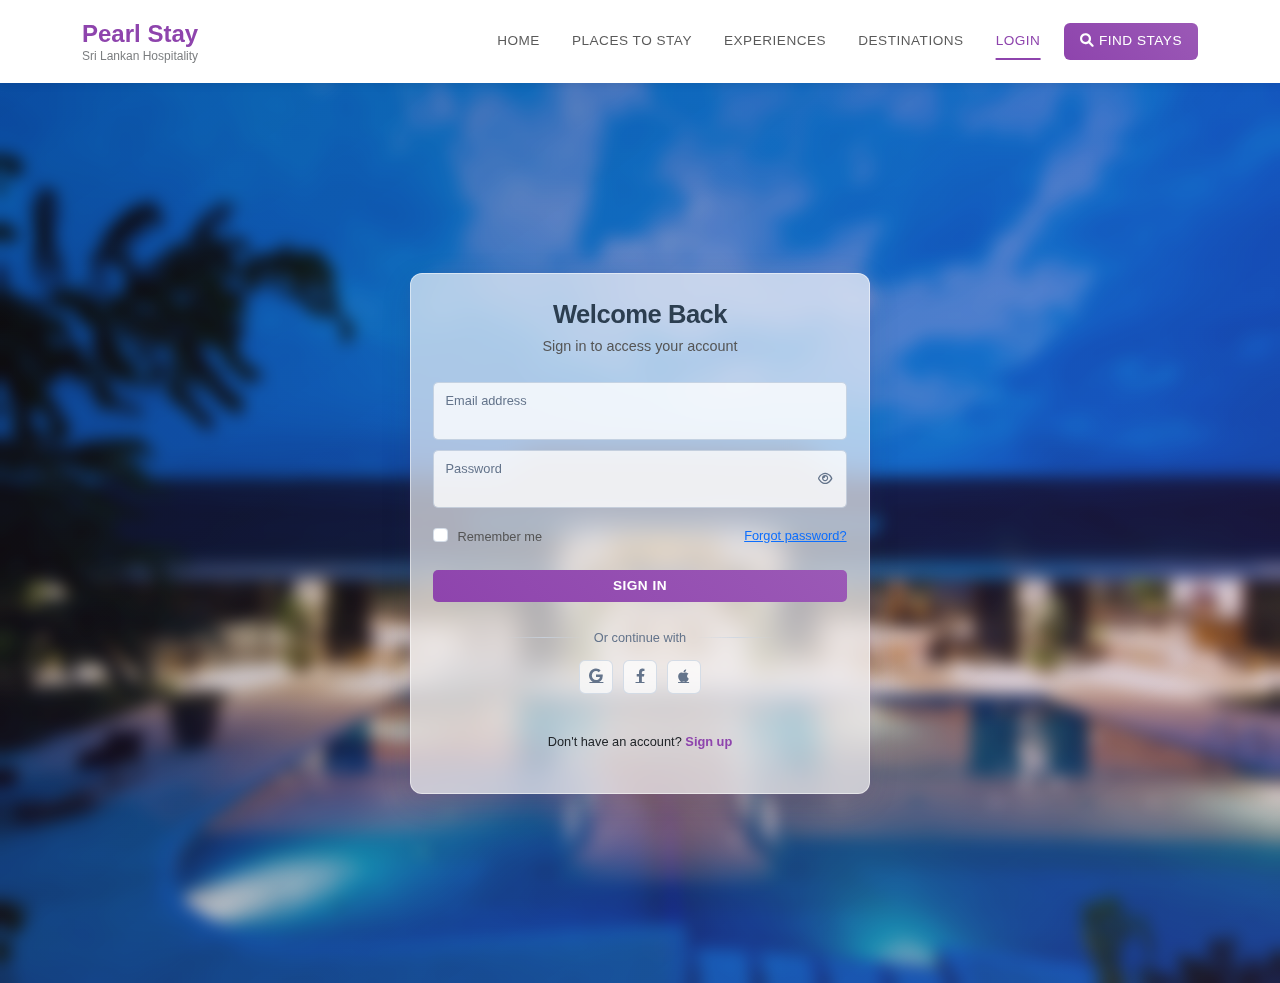
<file: login.html>
<!DOCTYPE html>
<html lang="en">
  <head>
    <meta charset="UTF-8" />
    <meta name="viewport" content="width=device-width, initial-scale=1.0" />
    <title>Login - Pearl Stay</title>
    <!-- Bootstrap 5 CSS -->
    <link
      href="https://cdn.jsdelivr.net/npm/bootstrap@5.3.0/dist/css/bootstrap.min.css"
      rel="stylesheet"
    />
    <!-- Font Awesome -->
    <link
      href="https://cdnjs.cloudflare.com/ajax/libs/font-awesome/6.0.0/css/all.min.css"
      rel="stylesheet"
    />
    <!-- Custom CSS -->
    <link href="assets/css/styles.css" rel="stylesheet" />
    <link href="assets/css/nav.css" rel="stylesheet" />
    <link href="assets/css/footer.css" rel="stylesheet" />
    <link href="assets/css/auth.css" rel="stylesheet" />
  </head>
  <body>
    <!-- Navigation -->
    <nav class="navbar navbar-expand-lg navbar-light bg-light sticky-top">
      <div class="container">
        <a class="navbar-brand" href="index.html">
          Pearl Stay
          <span class="text-muted small">Sri Lankan Hospitality</span>
        </a>
        <button
          class="navbar-toggler"
          type="button"
          data-bs-toggle="collapse"
          data-bs-target="#navbarNav"
        >
          <span class="navbar-toggler-icon"></span>
        </button>
        <div class="collapse navbar-collapse" id="navbarNav">
          <ul class="navbar-nav ms-auto align-items-center">
            <li class="nav-item">
              <a class="nav-link" href="index.html">Home</a>
            </li>
            <li class="nav-item">
              <a class="nav-link" href="search-listings.html">Places to Stay</a>
            </li>
            <li class="nav-item">
              <a class="nav-link" href="#experiences">Experiences</a>
            </li>
            <li class="nav-item">
              <a class="nav-link" href="#destinations">Destinations</a>
            </li>
            <li class="nav-item">
              <a class="nav-link active" href="login.html">Login</a>
            </li>
            <li class="nav-item">
              <a
                class="btn btn-primary btn-sm ms-2"
                href="search-listings.html"
              >
                <i class="fas fa-search me-1"></i>Find Stays
              </a>
            </li>
          </ul>
        </div>
      </div>
    </nav>

    <div class="auth-container">
      <div class="auth-card">
        <div class="auth-header">
          <h1>Welcome Back</h1>
          <p>Sign in to access your account</p>
        </div>
        <form id="loginForm">
          <div class="form-floating">
            <input
              type="email"
              class="form-control"
              id="email"
              placeholder="name@example.com"
              required
            />
            <label for="email">Email address</label>
          </div>

          <div class="form-floating position-relative">
            <input
              type="password"
              class="form-control"
              id="password"
              placeholder="Password"
              required
            />
            <label for="password">Password</label>
            <button
              type="button"
              class="password-toggle"
              id="passwordToggle"
              tabindex="-1"
            >
              <i class="far fa-eye"></i>
            </button>
          </div>

          <div class="d-flex justify-content-between align-items-center mb-2">
            <div class="form-check">
              <input class="form-check-input" type="checkbox" id="rememberMe" />
              <label class="form-check-label" for="rememberMe"
                >Remember me</label
              >
            </div>
            <a href="#" class="text-primary small" style="font-size: 0.8rem"
              >Forgot password?</a
            >
          </div>

          <button type="submit" class="btn btn-primary auth-btn">
            Sign In
          </button>
        </form>

        <div class="social-auth">
          <p>Or continue with</p>
          <div class="social-buttons">
            <a href="#" class="social-btn">
              <i class="fab fa-google"></i>
            </a>
            <a href="#" class="social-btn">
              <i class="fab fa-facebook-f"></i>
            </a>
            <a href="#" class="social-btn">
              <i class="fab fa-apple"></i>
            </a>
          </div>
        </div>

        <div class="auth-links">
          <p>Don't have an account? <a href="register.html">Sign up</a></p>
        </div>
      </div>
    </div>

    <!-- Bootstrap & jQuery JS -->
    <script src="https://code.jquery.com/jquery-3.6.0.min.js"></script>
    <script src="https://cdn.jsdelivr.net/npm/bootstrap@5.3.0/dist/js/bootstrap.bundle.min.js"></script>
    <!-- Custom JS -->
    <script src="assets/js/auth.js"></script>
    <script>
      document.addEventListener('DOMContentLoaded', () => {
        initializeLoginPage();
      });
    </script>
  </body>
</html>
</file>
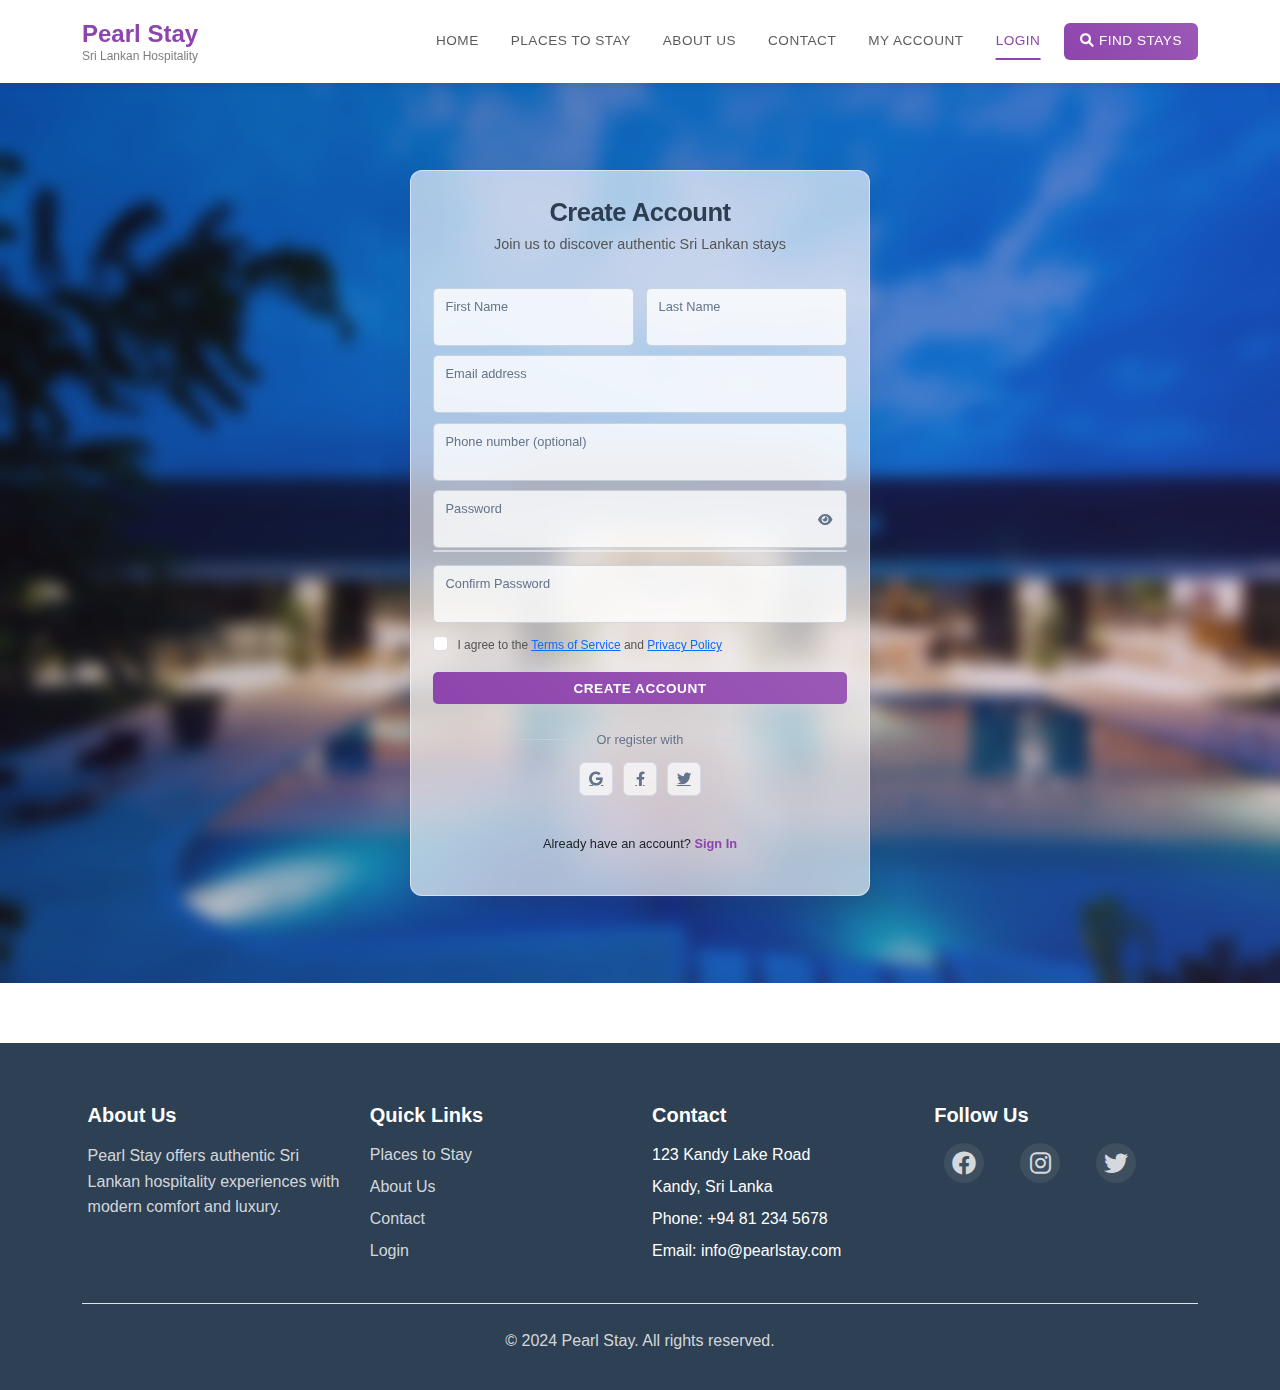
<file: register.html>
<!DOCTYPE html>
<html lang="en">
  <head>
    <meta charset="UTF-8" />
    <meta name="viewport" content="width=device-width, initial-scale=1.0" />
    <title>Register - Pearl Stay</title>
    <!-- Favicon -->
    <link
      rel="apple-touch-icon"
      sizes="180x180"
      href="assets/favicon_io/apple-touch-icon.png"
    />
    <link
      rel="icon"
      type="image/png"
      sizes="32x32"
      href="assets/favicon_io/favicon-32x32.png"
    />
    <link
      rel="icon"
      type="image/png"
      sizes="16x16"
      href="assets/favicon_io/favicon-16x16.png"
    />
    <link rel="manifest" href="assets/favicon_io/site.webmanifest" />
    <!-- Bootstrap CSS -->
    <link
      href="https://cdn.jsdelivr.net/npm/bootstrap@5.3.0/dist/css/bootstrap.min.css"
      rel="stylesheet"
    />
    <!-- Font Awesome -->
    <link
      href="https://cdnjs.cloudflare.com/ajax/libs/font-awesome/6.0.0/css/all.min.css"
      rel="stylesheet"
    />
    <!-- Custom CSS -->
    <link href="assets/css/styles.css" rel="stylesheet" />
    <link href="assets/css/nav.css" rel="stylesheet" />
    <link href="assets/css/footer.css" rel="stylesheet" />
    <link href="assets/css/auth.css" rel="stylesheet" />
  </head>
  <body>
    <!-- Navigation -->
    <nav class="navbar navbar-expand-lg navbar-light bg-light sticky-top">
      <div class="container">
        <a class="navbar-brand" href="index.html">
          Pearl Stay
          <span class="text-muted small">Sri Lankan Hospitality</span>
        </a>
        <button
          class="navbar-toggler"
          type="button"
          data-bs-toggle="collapse"
          data-bs-target="#navbarNav"
        >
          <span class="navbar-toggler-icon"></span>
        </button>
        <div class="collapse navbar-collapse" id="navbarNav">
          <ul class="navbar-nav ms-auto align-items-center">
            <li class="nav-item">
              <a class="nav-link" href="index.html">Home</a>
            </li>
            <li class="nav-item">
              <a class="nav-link" href="search-listings.html">Places to Stay</a>
            </li>
            <li class="nav-item">
              <a class="nav-link" href="about.html">About Us</a>
            </li>
            <li class="nav-item">
              <a class="nav-link" href="contact.html">Contact</a>
            </li>
            <li class="nav-item">
              <a class="nav-link" href="dashboard.html">My Account</a>
            </li>
            <li class="nav-item">
              <a class="nav-link active" href="login.html">Login</a>
            </li>
            <li class="nav-item">
              <a
                class="btn btn-primary btn-sm ms-2"
                href="search-listings.html"
              >
                <i class="fas fa-search me-1"></i>Find Stays
              </a>
            </li>
          </ul>
        </div>
      </div>
    </nav>

    <div class="auth-container">
      <div class="auth-card">
        <div class="auth-header">
          <h1>Create Account</h1>
          <p>Join us to discover authentic Sri Lankan stays</p>
        </div>

        <form id="registerForm" novalidate>
          <div class="row g-2">
            <div class="col-md-6">
              <div class="form-floating">
                <input
                  type="text"
                  class="form-control"
                  id="firstName"
                  placeholder="First Name"
                  required
                />
                <label for="firstName">First Name</label>
                <div class="invalid-feedback" style="font-size: 0.75rem">
                  Please enter your first name
                </div>
              </div>
            </div>
            <div class="col-md-6">
              <div class="form-floating">
                <input
                  type="text"
                  class="form-control"
                  id="lastName"
                  placeholder="Last Name"
                  required
                />
                <label for="lastName">Last Name</label>
                <div class="invalid-feedback" style="font-size: 0.75rem">
                  Please enter your last name
                </div>
              </div>
            </div>
          </div>

          <div class="form-floating">
            <input
              type="email"
              class="form-control"
              id="email"
              placeholder="Email address"
              required
            />
            <label for="email">Email address</label>
            <div class="invalid-feedback">
              Please enter a valid email address
            </div>
          </div>

          <div class="form-floating">
            <input
              type="tel"
              class="form-control"
              id="phone"
              placeholder="Phone number"
            />
            <label for="phone">Phone number (optional)</label>
          </div>

          <div class="form-floating position-relative">
            <input
              type="password"
              class="form-control"
              id="password"
              placeholder="Password"
              required
            />
            <label for="password">Password</label>
            <button
              type="button"
              class="password-toggle"
              id="passwordToggle"
              tabindex="-1"
            >
              <i class="fas fa-eye"></i>
            </button>
            <div class="invalid-feedback">
              Password must be at least 8 characters
            </div>
          </div>

          <div class="password-strength">
            <div class="strength-meter" id="strengthMeter"></div>
          </div>

          <div class="form-floating">
            <input
              type="password"
              class="form-control"
              id="confirmPassword"
              placeholder="Confirm Password"
              required
            />
            <label for="confirmPassword">Confirm Password</label>
            <div class="invalid-feedback">Passwords do not match</div>
          </div>
          <div class="form-check mb-2">
            <input
              class="form-check-input"
              type="checkbox"
              id="terms"
              required
            />
            <label
              class="form-check-label"
              for="terms"
              style="font-size: 0.75rem; line-height: 1.3"
            >
              I agree to the <a href="#">Terms of Service</a> and
              <a href="#">Privacy Policy</a>
            </label>
            <div class="invalid-feedback" style="font-size: 0.75rem">
              You must agree to the terms to continue
            </div>
          </div>

          <button type="submit" class="btn auth-btn">Create Account</button>
        </form>

        <div class="social-auth">
          <p>Or register with</p>
          <div class="social-buttons">
            <a href="#" class="social-btn">
              <i class="fab fa-google"></i>
            </a>
            <a href="#" class="social-btn">
              <i class="fab fa-facebook-f"></i>
            </a>
            <a href="#" class="social-btn">
              <i class="fab fa-twitter"></i>
            </a>
          </div>
        </div>

        <div class="auth-links">
          <p>Already have an account? <a href="login.html">Sign In</a></p>
        </div>
      </div>
    </div>

    <!-- Footer -->
    <footer class="text-center text-md-start">
      <div class="container">
        <div class="row">
          <div class="col-md-3 mb-4">
            <h5 class="mb-3">About Us</h5>
            <p>
              Pearl Stay offers authentic Sri Lankan hospitality experiences
              with modern comfort and luxury.
            </p>
          </div>
          <div class="col-md-3 mb-4">
            <h5 class="mb-3">Quick Links</h5>
            <ul class="list-unstyled">
              <li><a href="search-listings.html">Places to Stay</a></li>
              <li><a href="about.html">About Us</a></li>
              <li><a href="contact.html">Contact</a></li>
              <li><a href="login.html">Login</a></li>
            </ul>
          </div>
          <div class="col-md-3 mb-4">
            <h5 class="mb-3">Contact</h5>
            <ul class="list-unstyled">
              <li>123 Kandy Lake Road</li>
              <li>Kandy, Sri Lanka</li>
              <li>Phone: +94 81 234 5678</li>
              <li>Email: info@pearlstay.com</li>
            </ul>
          </div>
          <div class="col-md-3 mb-4">
            <h5 class="mb-3">Follow Us</h5>
            <div class="social-links">
              <a href="#"><i class="fab fa-facebook"></i></a>
              <a href="#"><i class="fab fa-instagram"></i></a>
              <a href="#"><i class="fab fa-twitter"></i></a>
            </div>
          </div>
        </div>
        <div class="text-center pt-4 border-top">
          <p>© 2024 Pearl Stay. All rights reserved.</p>
        </div>
      </div>
    </footer>

    <!-- Bootstrap Bundle with Popper -->
    <script src="https://cdn.jsdelivr.net/npm/bootstrap@5.3.0/dist/js/bootstrap.bundle.min.js"></script>
    <!-- Custom JS -->
    <script src="assets/js/auth.js"></script>
    <script>
      document.addEventListener('DOMContentLoaded', () => {
        initializeRegisterPage();
      });
    </script>
  </body>
</html>
</file>
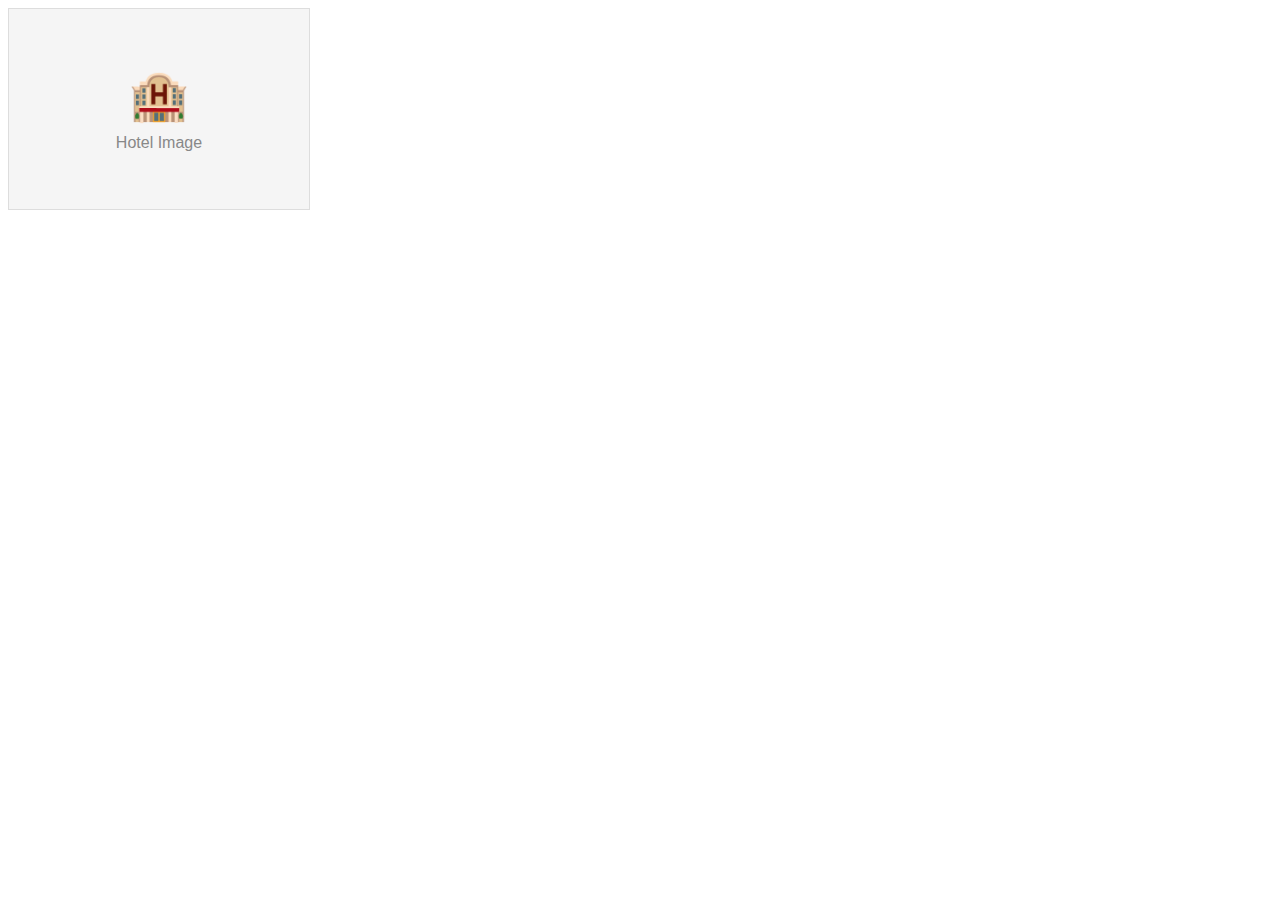
<file: admin/temp-placeholder.html>
<!DOCTYPE html>
<html>
  <head>
    <style>
      .placeholder {
        width: 300px;
        height: 200px;
        background-color: #f5f5f5;
        display: flex;
        align-items: center;
        justify-content: center;
        font-family: Arial, sans-serif;
        color: #888;
        border: 1px solid #ddd;
      }
      .placeholder-text {
        text-align: center;
      }
      .placeholder-icon {
        font-size: 48px;
        margin-bottom: 10px;
      }
    </style>
  </head>
  <body>
    <div class="placeholder">
      <div class="placeholder-text">
        <div class="placeholder-icon">🏨</div>
        <div>Hotel Image</div>
      </div>
    </div>
  </body>
</html>
</file>
<file: assets/css/styles.css>
/* Main styles */
:root {
    --primary-color: #8E44AD;      /* Rich Purple */
    --secondary-color: #2E4053;    /* Deep Navy */
    --accent-color: #E67E22;       /* Warm Orange */
    --background-light: #F5F6FA;   /* Light Gray */
    --text-dark: #2C3E50;         /* Dark Blue Gray */
}

/* Global Improvements */
body {
    font-family: 'Inter', -apple-system, BlinkMacSystemFont, 'Segoe UI', Roboto, Oxygen, Ubuntu, Cantarell, sans-serif;
}

.btn {
    padding: 12px 24px;
    font-weight: 500;
    text-transform: uppercase;
    letter-spacing: 1px;
    transition: all 0.3s ease;
}

.btn-lg {
    padding: 15px 30px;
}

.btn-primary {
    background: linear-gradient(45deg, var(--primary-color), #9B59B6);
    border: none;
    position: relative;
    overflow: hidden;
}

.btn-primary:hover {
    transform: translateY(-2px);
    box-shadow: 0 5px 15px rgba(142, 68, 173, 0.3);
}


h2.section-title {
    font-size: 2.5rem;
    font-weight: 700;
    margin-bottom: 1rem;
    text-align: center;
    position: relative;
    padding-bottom: 20px;
}

h2.section-title:after {
    content: '';
    position: absolute;
    bottom: 0;
    left: 50%;
    transform: translateX(-50%);
    width: 80px;
    height: 3px;
    background: var(--primary-color);
}

.section-subtitle {
    text-align: center;
    color: #666;
    font-size: 1.1rem;
    margin-bottom: 50px;
}

/* Header styles */
.navbar {
    background-color: white !important;
    box-shadow: 0 2px 4px rgba(0,0,0,0.1);
    padding: 20px 0;
    transition: all 0.3s ease;
}

.navbar.scrolled {
    padding: 10px 0;
    background-color: rgba(255, 255, 255, 0.95) !important;
    backdrop-filter: blur(10px);
}

.navbar-brand {
    color: var(--primary-color) !important;
    font-weight: 700;
    font-size: 1.5rem;
}

.nav-link {
    font-weight: 500;
    text-transform: uppercase;
    letter-spacing: 1px;
    font-size: 0.9rem;
    padding: 0.5rem 1rem !important;
    transition: color 0.3s ease;
}

.nav-link:hover {
    color: var(--primary-color) !important;
}

/* Buttons */
.btn-primary {
    background-color: var(--primary-color);
    border-color: var(--primary-color);
}

.btn-primary:hover {
    background-color: #7D3C98;
    border-color: #7D3C98;
}

/* Hero section */
.hero-section {
    position: relative;
}

.carousel-fade .carousel-item {
    opacity: 0;
    transition: opacity 0.9s ease-in-out;
}

.carousel-fade .carousel-item.active {
    opacity: 1;
}

.carousel-item {
    height: 100vh;
    min-height: 600px;
}

.carousel-item img {
    object-fit: cover;
    height: 100%;
    width: 100%;
    filter: brightness(0.5);
}

.carousel-caption {
    top: 50%;
    transform: translateY(-50%);
    bottom: auto;
    padding: 0 20px;
    text-align: left;
    left: 10%;
    right: 10%;
}

.caption-subtitle {
    display: inline-block;
    font-size: 1.5rem;
    text-transform: uppercase;
    letter-spacing: 3px;
    margin-bottom: 1rem;
    background: var(--primary-color);
    padding: 5px 15px;
    border-radius: 4px;
}

.caption-title {
    font-size: 4.5rem;
    font-weight: 700;
    margin-bottom: 1rem;
    text-shadow: 2px 2px 4px rgba(0,0,0,0.5);
    line-height: 1.2;
}

.caption-desc {
    font-size: 1.8rem;
    margin-bottom: 2rem;
    text-shadow: 1px 1px 3px rgba(0,0,0,0.5);
    max-width: 600px;
}

.caption-buttons {
    margin-top: 2rem;
}

.carousel-indicators {
    margin-bottom: 3rem;
}

.carousel-indicators [data-bs-target] {
    width: 12px;
    height: 12px;
    border-radius: 50%;
    margin: 0 6px;
    border: 2px solid white;
    background-color: transparent;
    opacity: 1;
    transition: all 0.3s ease;
}

.carousel-indicators .active {
    background-color: white;
    transform: scale(1.2);
}

.carousel-control-prev,
.carousel-control-next {
    width: 5%;
    opacity: 0;
    transition: opacity 0.3s ease;
}

.carousel-control-prev-icon,
.carousel-control-next-icon {
    width: 40px;
    height: 40px;
}

.hero-section:hover .carousel-control-prev,
.hero-section:hover .carousel-control-next {
    opacity: 1;
}

.btn-outline-light {
    border-width: 2px;
    font-weight: 500;
}

.btn-outline-light:hover {
    background-color: var(--primary-color);
    border-color: var(--primary-color);
}

/* Room cards */
.room-card {
    border: none;
    border-radius: 15px;
    overflow: hidden;
    transition: transform 0.3s ease, box-shadow 0.3s ease;
    margin-bottom: 30px;
}

.room-card:hover {
    transform: translateY(-5px);
    box-shadow: 0 10px 20px rgba(0,0,0,0.1);
}

.room-card img {
    height: 250px;
    object-fit: cover;
}

/* Amenities section */
.amenity-card {
    background-color: white;
    border-radius: 15px;
    padding: 20px;
    transition: transform 0.3s ease;
    box-shadow: 0 5px 15px rgba(0,0,0,0.05);
    text-align: center;
}

.amenity-card:hover {
    transform: translateY(-5px);
}

.amenity-card img {
    height: 200px;
    object-fit: cover;
    border-radius: 10px;
}

/* Reviews section */
.review-card {
    background-color: white;
    border-radius: 15px;
    padding: 25px;
    box-shadow: 0 5px 15px rgba(0,0,0,0.05);
    margin-bottom: 20px;
}

.review-avatar {
    width: 50px;
    height: 50px;
    border-radius: 50%;
}

/* Summer offer section */
.summer-offer {
    background: linear-gradient(rgba(142, 68, 173, 0.9), rgba(142, 68, 173, 0.9)), url('../img/summer-bg.jpg');
    background-size: cover;
    background-position: center;
    color: white;
    padding: 80px 0;
}

/* Newsletter section */
.newsletter-section {
    background-color: var(--background-light);
    padding: 80px 0;
}

/* Footer */
footer {
    background-color: var(--secondary-color);
    color: white;
    padding: 60px 0 20px;
}

footer a {
    color: white;
    text-decoration: none;
    transition: color 0.3s ease;
}

footer a:hover {
    color: var(--accent-color);
}

.social-links a {
    margin: 0 10px;
    font-size: 1.5rem;
    opacity: 0.8;
    transition: opacity 0.3s ease;
}

.social-links a:hover {
    opacity: 1;
}
</file>
<file: assets/css/nav.css>
/* Navigation styles */
.navbar {
    background-color: white !important;
    box-shadow: 0 2px 8px rgba(0,0,0,0.08);
    padding: 15px 0;
    transition: all 0.3s ease;
}

.navbar.scrolled {
    padding: 10px 0;
    background-color: rgba(255, 255, 255, 0.98) !important;
    backdrop-filter: blur(10px);
}

.navbar-brand {
    color: var(--primary-color) !important;
    font-weight: 700;
    font-size: 1.5rem;
    display: flex;
    flex-direction: column;
    line-height: 1.2;
}

.navbar-brand .small {
    font-size: 0.75rem;
    font-weight: 400;
    opacity: 0.8;
}

.nav-link {
    font-weight: 500;
    text-transform: uppercase;
    letter-spacing: 0.5px;
    font-size: 0.85rem;
    padding: 0.5rem 1rem !important;
    transition: all 0.3s ease;
    position: relative;
}

.nav-link:after {
    content: '';
    position: absolute;
    width: 0;
    height: 2px;
    bottom: 0;
    left: 50%;
    background-color: var(--primary-color);
    transition: all 0.3s ease;
    transform: translateX(-50%);
}

.nav-link:hover:after,
.nav-link.active:after {
    width: calc(100% - 2rem);
}

.nav-link:hover,
.nav-link.active {
    color: var(--primary-color) !important;
}

.navbar .btn-primary {
    padding: 0.5rem 1rem;
    font-size: 0.85rem;
    font-weight: 500;
    letter-spacing: 0.5px;
    border-radius: 6px;
    transition: all 0.3s ease;
}

.navbar .btn-primary:hover {
    transform: translateY(-2px);
    box-shadow: 0 4px 12px rgba(0, 121, 107, 0.2);
}

@media (max-width: 991.98px) {
    .navbar-collapse {
        background: white;
        padding: 1rem;
        border-radius: 8px;
        margin-top: 1rem;
        box-shadow: 0 4px 12px rgba(0,0,0,0.05);
    }
    
    .navbar .btn-primary {
        margin-top: 0.5rem;
        width: 100%;
        text-align: center;
    }
    
    .nav-link:after {
        display: none;
    }
}
</file>
<file: assets/css/footer.css>
/* Footer styles */
footer {
    background-color: var(--secondary-color);
    color: white;
    padding: 60px 0 20px;
    margin-top: 60px;
}

footer h5 {
    color: white;
    font-weight: 600;
    margin-bottom: 1.5rem;
}

footer p {
    color: rgba(255, 255, 255, 0.8);
    line-height: 1.6;
}

footer ul li {
    margin-bottom: 0.5rem;
}

footer a {
    color: rgba(255, 255, 255, 0.8);
    text-decoration: none;
    transition: all 0.3s ease;
}

footer a:hover {
    color: white;
    text-decoration: none;
}

.social-links {
    display: flex;
    gap: 1rem;
}

.social-links a {
    color: white;
    font-size: 1.5rem;
    width: 40px;
    height: 40px;
    background: rgba(255, 255, 255, 0.1);
    display: flex;
    align-items: center;
    justify-content: center;
    border-radius: 50%;
    transition: all 0.3s ease;
}

.social-links a:hover {
    background: var(--primary-color);
    transform: translateY(-3px);
}
</file>
<file: assets/css/booking.css>
/* Booking Page Styles */
:root {
    --primary-color: #8E44AD;      /* Rich Purple */
    --secondary-color: #2E4053;    /* Deep Navy */
    --accent-color: #E67E22;       /* Warm Orange */
    --background-light: #F5F6FA;   /* Light Gray */
    --text-dark: #2C3E50;         /* Dark Blue Gray */
    --success-color: #2ECC71;     /* Green */
    --warning-color: #F1C40F;     /* Yellow */
}

/* Booking Container */
.booking-container {
    background-color: var(--background-light);
    padding: 40px 0;
    min-height: calc(100vh - 70px);
}

/* Booking Steps */
.booking-steps {
    margin-bottom: 2rem;
}

.step-item {
    display: flex;
    align-items: center;
    justify-content: center;
    flex-direction: column;
    text-align: center;
    position: relative;
}

.step-number {
    width: 35px;
    height: 35px;
    border-radius: 50%;
    background: white;
    border: 2px solid var(--primary-color);
    color: var(--primary-color);
    display: flex;
    align-items: center;
    justify-content: center;
    font-weight: 600;
    margin-bottom: 0.5rem;
    position: relative;
    z-index: 1;
}

.step-item.active .step-number {
    background: var(--primary-color);
    color: white;
}

.step-item.completed .step-number {
    background: var(--success-color);
    border-color: var(--success-color);
    color: white;
}

.step-title {
    font-size: 0.9rem;
    color: var(--text-dark);
    font-weight: 500;
}

.step-item::after {
    content: '';
    position: absolute;
    top: 17px;
    right: -50%;
    width: 100%;
    height: 2px;
    background: #e0e0e0;
    z-index: 0;
}

.step-item:last-child::after {
    display: none;
}

.step-item.completed::after {
    background: var(--success-color);
}

/* Booking Summary Card */
.booking-summary-card {
    background: white;
    border-radius: 12px;
    padding: 1.5rem;
    box-shadow: 0 4px 12px rgba(0,0,0,0.05);
    position: sticky;
    top: 90px;
}

.hotel-thumb {
    width: 100%;
    height: 150px;
    object-fit: cover;
    border-radius: 8px;
    margin-bottom: 1rem;
}

.summary-detail {
    display: flex;
    justify-content: space-between;
    margin-bottom: 0.5rem;
    font-size: 0.95rem;
}

.summary-total {
    border-top: 2px solid var(--background-light);
    margin-top: 1rem;
    padding-top: 1rem;
    font-weight: 600;
}

/* Form Styles */
.booking-form-section {
    background: white;
    border-radius: 12px;
    padding: 1.5rem;
    box-shadow: 0 4px 12px rgba(0,0,0,0.05);
    margin-bottom: 1.5rem;
}

.form-section-title {
    font-size: 1.2rem;
    font-weight: 600;
    margin-bottom: 1.5rem;
    color: var(--text-dark);
    display: flex;
    align-items: center;
    gap: 0.5rem;
}

.form-section-title i {
    color: var(--primary-color);
}

.date-inputs {
    display: grid;
    grid-template-columns: 1fr 1fr;
    gap: 1rem;
}

.guest-inputs {
    display: grid;
    grid-template-columns: repeat(auto-fit, minmax(200px, 1fr));
    gap: 1rem;
}

/* Payment Method Selection */
.payment-methods {
    display: grid;
    grid-template-columns: repeat(auto-fit, minmax(150px, 1fr));
    gap: 1rem;
    margin-bottom: 1.5rem;
}

.payment-method-option {
    border: 2px solid #e0e0e0;
    border-radius: 8px;
    padding: 1rem;
    text-align: center;
    cursor: pointer;
    transition: all 0.3s ease;
}

.payment-method-option:hover {
    border-color: var(--primary-color);
    transform: translateY(-2px);
}

.payment-method-option.selected {
    border-color: var(--primary-color);
    background: rgba(142, 68, 173, 0.05);
}

.payment-method-option i {
    font-size: 2rem;
    color: var(--primary-color);
    margin-bottom: 0.5rem;
}

/* Policy Section */
.policy-section {
    background: rgba(142, 68, 173, 0.05);
    border-radius: 8px;
    padding: 1rem;
    margin: 1rem 0;
}

.policy-item {
    display: flex;
    align-items: flex-start;
    gap: 0.5rem;
    margin-bottom: 0.5rem;
}

.policy-item i {
    color: var(--primary-color);
    margin-top: 0.25rem;
}

/* Secure Payment Indicator */
.secure-payment {
    display: flex;
    align-items: center;
    gap: 0.5rem;
    color: var(--success-color);
    font-size: 0.9rem;
    margin-bottom: 1rem;
}

.secure-payment i {
    font-size: 1.2rem;
}

/* Card Input Styles */
.card-input-group {
    display: grid;
    grid-template-columns: 2fr 1fr 1fr;
    gap: 1rem;
    margin-bottom: 1rem;
}

/* Terms Checkbox */
.terms-checkbox {
    margin: 1.5rem 0;
}

/* Responsive Adjustments */
@media (max-width: 991.98px) {
    .booking-summary-card {
        position: relative;
        top: 0;
        margin-bottom: 1.5rem;
    }
    
    .card-input-group {
        grid-template-columns: 1fr;
    }
}

@media (max-width: 767.98px) {
    .date-inputs {
        grid-template-columns: 1fr;
    }
    
    .step-item::after {
        width: 50%;
        right: -25%;
    }
}
</file>
<file: assets/css/contact.css>
/* Contact Page Styles */
:root {
    --primary-color: #8E44AD;      /* Rich Purple */
    --secondary-color: #2E4053;    /* Deep Navy */
    --accent-color: #E67E22;       /* Warm Orange */
    --background-light: #F5F6FA;   /* Light Gray */
    --text-dark: #2C3E50;         /* Dark Blue Gray */
    --success-color: #2ECC71;     /* Green */
}

.contact-hero {
    background: linear-gradient(rgba(46, 64, 83, 0.8), rgba(46, 64, 83, 0.8)),
                url('../img/hero-bg.jpg') center/cover fixed;
    padding: 100px 0;
    color: white;
    text-align: center;
}

.contact-form-section {
    background-color: var(--background-light);
    padding: 80px 0;
}

.contact-form-card {
    background: white;
    border-radius: 15px;
    padding: 2rem;
    box-shadow: 0 4px 20px rgba(0,0,0,0.1);
}

.contact-form-card .form-floating {
    margin-bottom: 1rem;
}

.contact-info-card {
    background: white;
    border-radius: 15px;
    padding: 2rem;
    box-shadow: 0 4px 20px rgba(0,0,0,0.1);
    height: 100%;
}

.contact-info-item {
    display: flex;
    align-items: flex-start;
    gap: 1rem;
    margin-bottom: 1.5rem;
}

.contact-info-icon {
    width: 40px;
    height: 40px;
    background: var(--primary-color);
    color: white;
    border-radius: 50%;
    display: flex;
    align-items: center;
    justify-content: center;
    flex-shrink: 0;
}

.social-links-contact {
    display: flex;
    gap: 1rem;
    margin-top: 1.5rem;
}

.social-links-contact a {
    width: 40px;
    height: 40px;
    background: var(--background-light);
    color: var(--primary-color);
    border-radius: 50%;
    display: flex;
    align-items: center;
    justify-content: center;
    text-decoration: none;
    transition: all 0.3s ease;
}

.social-links-contact a:hover {
    background: var(--primary-color);
    color: white;
    transform: translateY(-3px);
}

.faq-section {
    padding: 80px 0;
}

.faq-card {
    background: white;
    border-radius: 15px;
    box-shadow: 0 4px 20px rgba(0,0,0,0.1);
    overflow: hidden;
}

.accordion-button:not(.collapsed) {
    background-color: var(--primary-color);
    color: white;
}

.accordion-button:focus {
    box-shadow: none;
    border-color: rgba(142, 68, 173, 0.2);
}

.accordion-button::after {
    background-image: url("data:image/svg+xml,%3csvg xmlns='http://www.w3.org/2000/svg' viewBox='0 0 16 16' fill='%238E44AD'%3e%3cpath fill-rule='evenodd' d='M1.646 4.646a.5.5 0 0 1 .708 0L8 10.293l5.646-5.647a.5.5 0 0 1 .708.708l-6 6a.5.5 0 0 1-.708 0l-6-6a.5.5 0 0 1 0-.708z'/%3e%3c/svg%3e");
}

.accordion-button:not(.collapsed)::after {
    background-image: url("data:image/svg+xml,%3csvg xmlns='http://www.w3.org/2000/svg' viewBox='0 0 16 16' fill='%23fff'%3e%3cpath fill-rule='evenodd' d='M1.646 4.646a.5.5 0 0 1 .708 0L8 10.293l5.646-5.647a.5.5 0 0 1 .708.708l-6 6a.5.5 0 0 1-.708 0l-6-6a.5.5 0 0 1 0-.708z'/%3e%3c/svg%3e");
}

/* Map Section */
.map-section {
    height: 400px;
    margin: 40px 0;
}

.map-container {
    height: 100%;
    border-radius: 12px;
    overflow: hidden;
}

/* Responsive Adjustments */
@media (max-width: 991.98px) {
    .contact-info-card {
        margin-top: 2rem;
    }
}

@media (max-width: 767.98px) {
    .contact-hero {
        padding: 60px 0;
    }
    
    .social-links-contact {
        justify-content: center;
    }
}
</file>
<file: assets/css/dashboard.css>
/* Dashboard Styles */
:root {
    --primary-color: #8E44AD;      /* Rich Purple */
    --secondary-color: #2E4053;    /* Deep Navy */
    --accent-color: #E67E22;       /* Warm Orange */
    --background-light: #F5F6FA;   /* Light Gray */
    --text-dark: #2C3E50;         /* Dark Blue Gray */
    --success-color: #2ECC71;     /* Green */
    --warning-color: #F1C40F;     /* Yellow */
}

.dashboard-container {
    background-color: var(--background-light);
    min-height: calc(100vh - 70px);
    padding: 40px 0;
}

/* Profile Section */
.profile-card {
    background: white;
    border-radius: 12px;
    padding: 2rem;
    box-shadow: 0 4px 12px rgba(0,0,0,0.05);
    margin-bottom: 2rem;
}

.profile-header {
    display: flex;
    align-items: center;
    gap: 1.5rem;
    margin-bottom: 2rem;
}

.profile-avatar {
    width: 100px;
    height: 100px;
    border-radius: 50%;
    object-fit: cover;
}

.profile-info h2 {
    margin-bottom: 0.5rem;
    color: var(--text-dark);
}

.profile-status {
    color: var(--success-color);
    font-size: 0.9rem;
    display: flex;
    align-items: center;
    gap: 0.5rem;
}

/* Navigation Tabs */
.dashboard-tabs {
    background: white;
    border-radius: 12px;
    padding: 1rem;
    box-shadow: 0 4px 12px rgba(0,0,0,0.05);
    margin-bottom: 2rem;
}

.nav-tabs {
    border: none;
    gap: 0.5rem;
}

.nav-tabs .nav-link {
    border: none;
    color: var(--text-dark);
    padding: 1rem 1.5rem;
    border-radius: 8px;
    font-weight: 500;
}

.nav-tabs .nav-link:hover {
    background: rgba(142, 68, 173, 0.05);
}

.nav-tabs .nav-link.active {
    background: var(--primary-color);
    color: white;
}

/* Content Sections */
.content-card {
    background: white;
    border-radius: 12px;
    padding: 2rem;
    box-shadow: 0 4px 12px rgba(0,0,0,0.05);
}

/* Booking Cards */
.booking-card {
    border: 1px solid #e0e0e0;
    border-radius: 8px;
    padding: 1.5rem;
    margin-bottom: 1rem;
    transition: all 0.3s ease;
}

.booking-card:hover {
    box-shadow: 0 4px 12px rgba(0,0,0,0.1);
    border-color: var(--primary-color);
}

.booking-header {
    display: flex;
    justify-content: space-between;
    align-items: start;
    margin-bottom: 1rem;
}

.booking-status {
    display: inline-block;
    padding: 0.25rem 0.75rem;
    border-radius: 50px;
    font-size: 0.85rem;
    font-weight: 500;
}

.status-upcoming {
    background: rgba(46, 204, 113, 0.1);
    color: var(--success-color);
}

.status-completed {
    background: rgba(46, 68, 173, 0.1);
    color: var(--primary-color);
}

.status-cancelled {
    background: rgba(231, 76, 60, 0.1);
    color: #e74c3c;
}

.booking-details {
    display: grid;
    grid-template-columns: repeat(auto-fit, minmax(200px, 1fr));
    gap: 1rem;
    margin-bottom: 1rem;
}

.booking-detail-item {
    display: flex;
    align-items: center;
    gap: 0.5rem;
}

.booking-detail-item i {
    color: var(--primary-color);
    width: 20px;
}

/* Review Cards */
.review-card {
    border: 1px solid #e0e0e0;
    border-radius: 8px;
    padding: 1.5rem;
    margin-bottom: 1rem;
}

.review-header {
    display: flex;
    justify-content: space-between;
    align-items: start;
    margin-bottom: 1rem;
}

.review-hotel-info h5 {
    margin: 0;
    color: var(--text-dark);
}

.review-date {
    color: #666;
    font-size: 0.9rem;
}

.review-rating {
    color: var(--accent-color);
    font-size: 1.2rem;
}

/* Settings Form */
.settings-form .form-group {
    margin-bottom: 1.5rem;
}

.settings-form label {
    font-weight: 500;
    margin-bottom: 0.5rem;
}

/* Responsive Adjustments */
@media (max-width: 768px) {
    .profile-header {
        flex-direction: column;
        text-align: center;
    }

    .nav-tabs {
        flex-wrap: nowrap;
        overflow-x: auto;
        -webkit-overflow-scrolling: touch;
    }
    
    .nav-tabs .nav-link {
        white-space: nowrap;
    }

    .booking-details {
        grid-template-columns: 1fr;
    }
}
</file>
<file: assets/css/auth.css>
/* Auth pages shared styles */
.auth-container {
    min-height: 100vh;
    background: url('../img/hero-bg.jpg') center/cover no-repeat;
    padding: 0;
    display: flex;
    align-items: center;
    justify-content: center;
    position: relative;
    overflow: hidden;
}

.auth-container::before {
    content: '';
    position: absolute;
    width: 100vw;
    height: 100vh;
    background: linear-gradient(to bottom right, rgba(34, 34, 34, 0.3), rgba(142, 68, 173, 0.2));
    backdrop-filter: blur(8px);
    z-index: 0;
}

.auth-card {
    background: rgba(255,255,255,0.65);
    border-radius: 12px;
    padding: 1.6rem 1.4rem;
    box-shadow: 0 8px 32px rgba(44,62,80,0.10), 0 2px 8px rgba(142,68,173,0.08);
    border: 1px solid rgba(255,255,255,0.5);
    max-width: 460px;
    width: 100%;
    margin: 0 auto;
    position: relative;
    z-index: 1;
    animation: slideUp 0.5s ease-out;
    display: flex;
    flex-direction: column;
    gap: 0.4rem;
    backdrop-filter: blur(12px);
    -webkit-backdrop-filter: blur(12px);
}

@media (max-width: 991px) {
    .auth-card {
        max-width: 85vw;
        padding: 1.5rem 1.1rem;
    }
}

@media (max-width: 600px) {
    .auth-card {
        max-width: 92vw;
        border-radius: 10px;
        padding: 1.3rem 0.9rem;
    }
    
    .auth-header h1 {
        font-size: 1.4rem;
    }
    
    .auth-header p {
        font-size: 0.85rem;
    }
}

.auth-header {
    text-align: center;
    margin-bottom: 1.2rem;
}

.auth-header img {
    width: 100px;
    margin-bottom: 0.8rem;
    filter: drop-shadow(0 4px 6px rgba(0, 0, 0, 0.1));
}

.auth-header h1 {
    color: var(--text-dark);
    font-size: 1.6rem;
    font-weight: 700;
    margin-bottom: 0.4rem;
    letter-spacing: -0.5px;
}

.auth-header p {
    color: #555;
    font-size: 0.9rem;
    line-height: 1.4;
    max-width: 85%;
    margin: 0 auto;
}

@keyframes slideUp {
    from {
        opacity: 0;
        transform: translateY(30px);
    }
    to {
        opacity: 1;
        transform: translateY(0);
    }
}

.form-floating {
    margin-bottom: 0.6rem;
    position: relative;
}

.form-floating > .form-control {
    padding: 0.5rem 0.7rem 0.1rem;
    height: 32px;
    border-radius: 5px;
    font-size: 0.85rem;
    background-color: rgba(255, 255, 255, 0.8);
    border: 1px solid rgba(203, 213, 225, 0.8);
    transition: all 0.2s ease;
}

.form-floating > .form-control:hover {
    border-color: rgba(142, 68, 173, 0.3);
    background-color: rgba(255, 255, 255, 0.9);
}

.form-floating > .form-control:focus {
    border-color: var(--primary-color);
    background-color: rgba(255, 255, 255, 0.95);
    box-shadow: 0 0 0 2px rgba(142, 68, 173, 0.15);
}

.form-floating > label {
    padding: 0.5rem 0.7rem;
    font-size: 0.8rem;
    color: #64748b;
    transition: all 0.2s ease;
}

.form-floating > .form-control:focus ~ label,
.form-floating > .form-control:not(:placeholder-shown) ~ label {
    transform: translateY(-0.4rem) scale(0.85);
    color: var(--primary-color);
}

.row {
    margin: 0 -0.4rem;
}

.col-md-6 {
    padding: 0 0.4rem;
}

.auth-btn {
    width: 100%;
    padding: 0.4rem 0.6rem;
    font-size: 0.85rem;
    border-radius: 5px;
    margin-top: 0.5rem;
    background: linear-gradient(45deg, var(--primary-color), #9B59B6);
    border: none;
    color: white;
    position: relative;
    overflow: hidden;
    transition: all 0.3s cubic-bezier(0.4, 0, 0.2, 1);
    font-weight: 600;
    letter-spacing: 0.5px;
    height: 32px; /* Match form control height */
}

.auth-btn:hover {
    transform: translateY(-2px);
    box-shadow: 0 4px 15px rgba(142, 68, 173, 0.25);
}

.auth-btn .spinner-border {
    width: 0.9rem;
    height: 0.9rem;
    margin-right: 0.4rem;
}

.social-auth {
    margin: 1.2rem 0;
    text-align: center;
    position: relative;
}

.social-auth p {
    color: #64748b;
    margin-bottom: 0.8rem;
    display: flex;
    align-items: center;
    justify-content: center;
    gap: 0.6rem;
    font-size: 0.8rem;
}

.social-auth p::before,
.social-auth p::after {
    content: "";
    height: 1px;
    width: 100%;
    max-width: 80px;
    background: linear-gradient(to right, transparent, rgba(203, 213, 225, 0.8), transparent);
}

.social-buttons {
    display: flex;
    gap: 0.6rem;
    justify-content: center;
}

.social-btn {
    width: 34px;
    height: 34px;
    border-radius: 6px;
    display: flex;
    align-items: center;
    justify-content: center;
    border: 1px solid rgba(203, 213, 225, 0.8);
    background: rgba(255, 255, 255, 0.7);
    color: #64748b;
    font-size: 0.9rem;
    transition: all 0.25s cubic-bezier(0.4, 0, 0.2, 1);
}

.social-btn:hover {
    background: white;
    border-color: var(--primary-color);
    color: var(--primary-color);
    transform: translateY(-2px);
    box-shadow: 0 3px 10px rgba(142, 68, 173, 0.15);
}

.auth-links {
    text-align: center;
    margin-top: 0.8rem;
    font-size: 0.8rem;
}

.auth-links a {
    color: var(--primary-color);
    text-decoration: none;
    font-weight: 600;
    transition: all 0.3s ease;
    position: relative;
    padding-bottom: 2px;
    border-bottom: 1px solid transparent;
}

.auth-links a:hover {
    border-bottom: 1px solid var(--primary-color);
}

/* Password strength indicator */
.password-strength {
    height: 2px;
    background: rgba(241, 245, 249, 0.6);
    margin: -0.5rem 0 0.8rem;
    border-radius: 2px;
    overflow: hidden;
    position: relative;
}

/* Form check style */
.form-check {
    padding-left: 1.5rem;
    margin: 0.4rem 0;
}

.form-check-input {
    width: 0.9rem;
    height: 0.9rem;
    margin-left: -1.5rem;
    border: 1px solid rgba(203, 213, 225, 0.8);
    border-radius: 3px;
    transition: all 0.2s ease;
}

.form-check-label {
    font-size: 0.8rem;
    color: #555;
}

/* Password toggle button */
.password-toggle {
    position: absolute;
    right: 0.6rem;
    top: 50%;
    transform: translateY(-50%);
    background: none;
    border: none;
    color: #64748b;
    cursor: pointer;
    padding: 0.3rem;
    z-index: 3;
    transition: all 0.2s ease;
    font-size: 0.8rem;
}

/* Toast styles */
.toast-container {
    z-index: 9999;
}

.toast {
    background: white;
    border: none;
    border-radius: 12px;
    box-shadow: 0 10px 30px rgba(0, 0, 0, 0.1);
    overflow: hidden;
}

.toast-header {
    background: none;
    border-bottom: 1px solid #f1f5f9;
    padding: 1rem;
}

.toast-body {
    padding: 1rem;
    font-size: 0.95rem;
}

/* Animations */
@keyframes slideDown {
    from {
        opacity: 0;
        transform: translateY(-10px);
    }
    to {
        opacity: 1;
        transform: translateY(0);
    }
}

@keyframes pulse {
    0% {
        opacity: 1;
    }
    50% {
        opacity: 0.8;
    }
    100% {
        opacity: 1;
    }
}

/* Adding more minimal and compact styles for form validation */
.invalid-feedback {
    font-size: 0.75rem;
    color: #e74c3c;
    margin-top: 0.2rem;
}

.form-control.is-invalid {
    border-color: #e74c3c;
    background-image: none;
    padding-right: 0.75rem;
}

.form-control.is-invalid:focus {
    box-shadow: 0 0 0 2px rgba(231, 76, 60, 0.15);
}

/* Dark mode support */
@media (prefers-color-scheme: dark) {
    .auth-card {
        background: rgba(30, 30, 30, 0.7);
        border: 1px solid rgba(80, 80, 80, 0.5);
    }
    
    .auth-header h1 {
        color: rgba(255, 255, 255, 0.95);
    }
    
    .auth-header p {
        color: rgba(255, 255, 255, 0.7);
    }
    
    .form-floating > .form-control {
        background-color: rgba(50, 50, 50, 0.8);
        border: 1px solid rgba(80, 80, 80, 0.8);
        color: rgba(255, 255, 255, 0.9);
    }
    
    .form-floating > .form-control:focus {
        background-color: rgba(60, 60, 60, 0.95);
    }
    
    .form-floating > label {
        color: rgba(255, 255, 255, 0.7);
    }
    
    .form-check-label {
        color: rgba(255, 255, 255, 0.8);
    }
    
    .social-btn {
        background: rgba(50, 50, 50, 0.7);
        border: 1px solid rgba(80, 80, 80, 0.8);
        color: rgba(255, 255, 255, 0.8);
    }
    
    .social-btn:hover {
        background: rgba(60, 60, 60, 0.9);
        color: var(--primary-color);
    }
    
    .social-auth p, .auth-links p {
        color: rgba(255, 255, 255, 0.7);
    }
    
    .invalid-feedback {
        color: #ff6b6b;
    }
}
</file>
